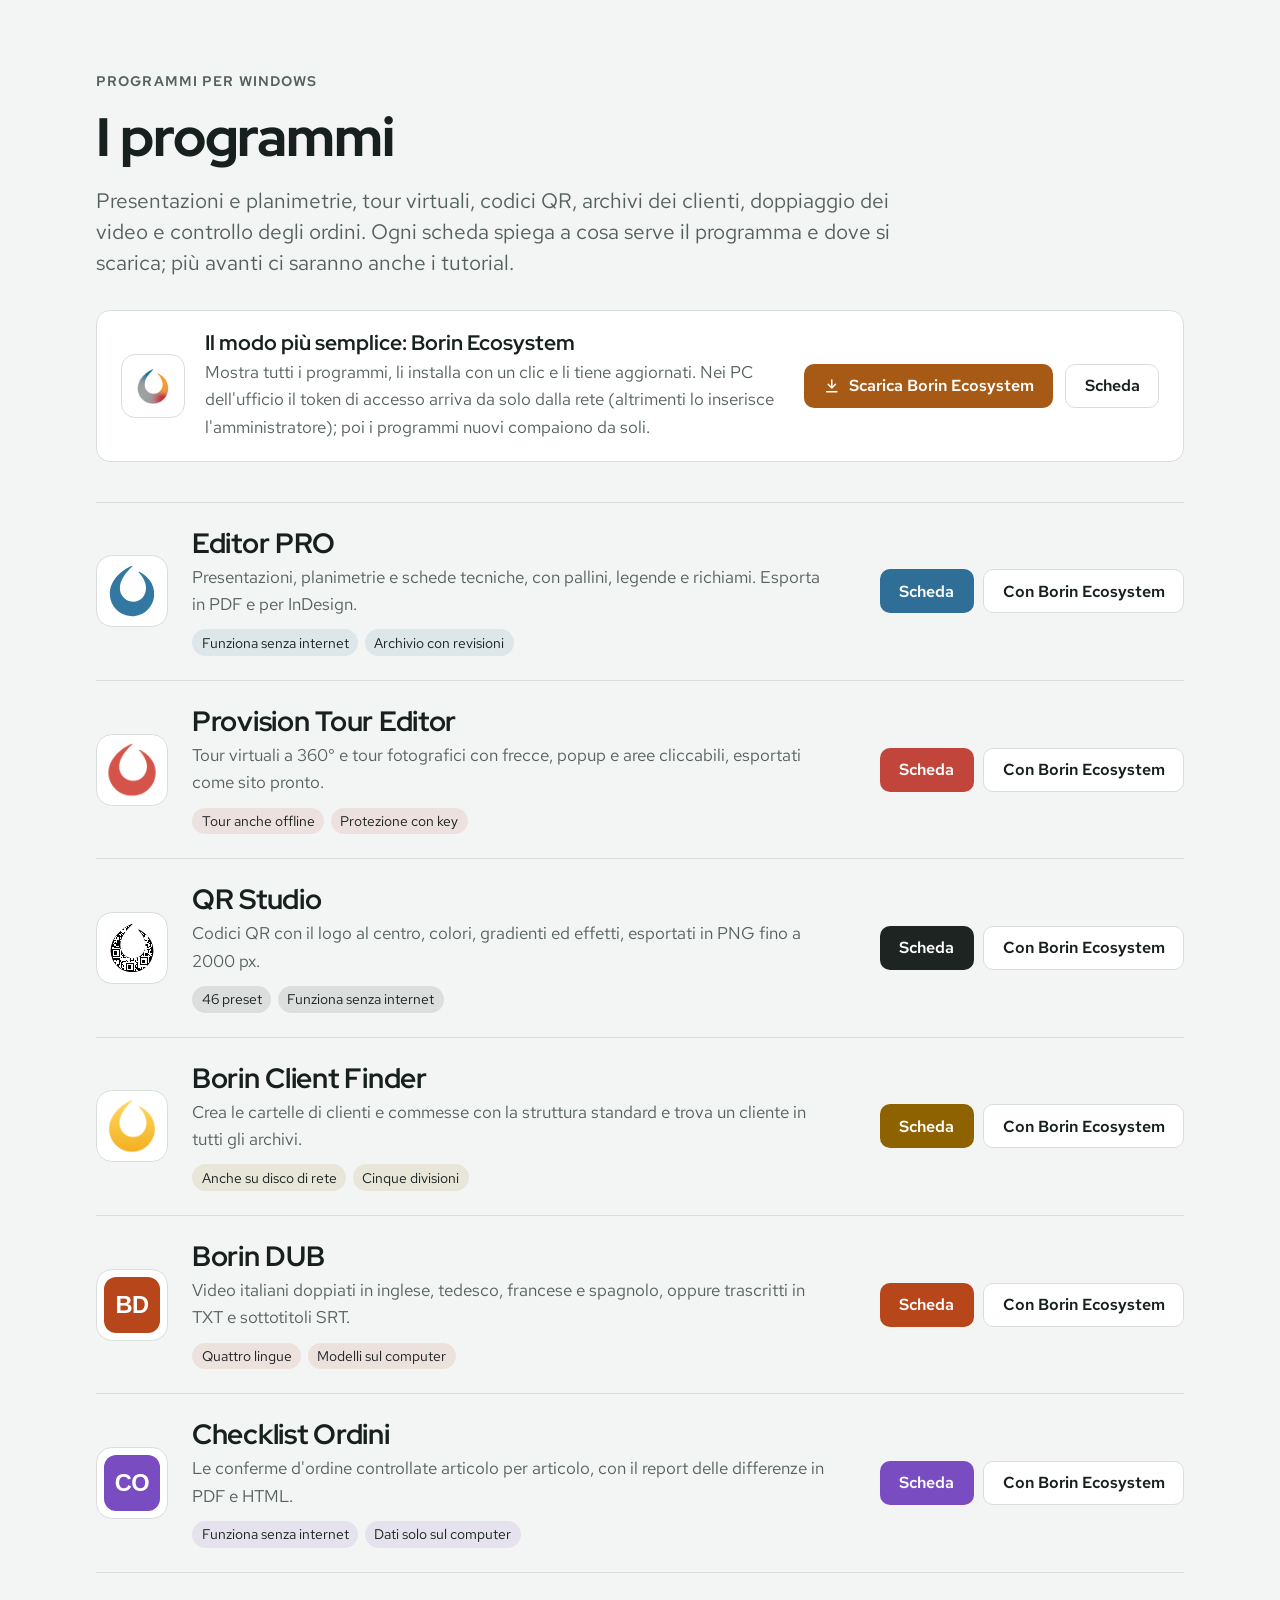
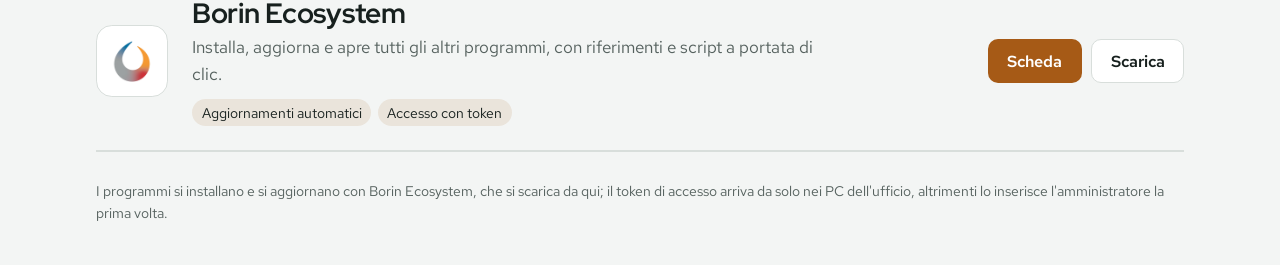
<file: index.html>
<!doctype html>
<html lang="it">
<head>
  <meta charset="utf-8">
  <meta name="viewport" content="width=device-width, initial-scale=1, viewport-fit=cover">
  <title>Programmi Borin</title>
  <meta name="description" content="Editor PRO, Provision Tour Editor, QR Studio, Borin Client Finder, Borin DUB, Checklist Ordini e Borin Ecosystem: a cosa servono e dove si scaricano.">
  <link rel="preconnect" href="https://fonts.googleapis.com">
  <link rel="preconnect" href="https://fonts.gstatic.com" crossorigin>
  <link rel="stylesheet" href="https://fonts.googleapis.com/css2?family=Red+Hat+Display:wght@700;800&family=Red+Hat+Mono:wght@500&family=Red+Hat+Text:wght@400;600;700&display=swap">
  <link rel="stylesheet" href="stile.css">
  <script src="scarica.js" defer></script>
</head>
<body>
  <header class="wrap site-head">
    <p class="eyebrow">Programmi per Windows</p>
    <h1>I programmi</h1>
    <p class="lead">Presentazioni e planimetrie, tour virtuali, codici QR, archivi dei clienti, doppiaggio dei video e controllo degli ordini. Ogni scheda spiega a cosa serve il programma e dove si scarica; più avanti ci saranno anche i tutorial.</p>
  </header>

  <main class="wrap">
    <section class="launcher-tip tinted" style="--accent-l:#A65A16; --accent-d:#F2A65A" aria-labelledby="tip-title">
      <img class="app-icon" src="img/pro-launcher.png" alt="" width="64" height="64">
      <div>
        <h2 id="tip-title">Il modo più semplice: Borin Ecosystem</h2>
        <p>Mostra tutti i programmi, li installa con un clic e li tiene aggiornati. Nei PC dell'ufficio il token di accesso arriva da solo dalla rete (altrimenti lo inserisce l'amministratore); poi i programmi nuovi compaiono da soli.</p>
      </div>
      <div class="actions">
        <a class="btn primary" data-scarica="pro-launcher" href="https://github.com/andsnf-cpu/pro-launcher-releases/releases/latest"><svg viewBox="0 0 24 24" aria-hidden="true"><path d="M12 4v11m-5-5 5 5 5-5M5 20h14"/></svg>Scarica Borin Ecosystem</a>
        <a class="btn ghost" href="borin-ecosystem.html">Scheda</a>
      </div>
    </section>

    <ul class="programs">
      <li class="program tinted" style="--accent-l:#2F6E96; --accent-d:#6FB2DE">
        <img class="app-icon" src="img/editor-pro.svg" alt="" width="72" height="72">
        <div>
          <h2><a href="editor-pro.html">Editor PRO</a></h2>
          <p class="what">Presentazioni, planimetrie e schede tecniche, con pallini, legende e richiami. Esporta in PDF e per InDesign.</p>
          <ul class="tags"><li>Funziona senza internet</li><li>Archivio con revisioni</li></ul>
        </div>
        <div class="actions">
          <a class="btn primary" href="editor-pro.html">Scheda</a>
          <a class="btn ghost" href="borin-ecosystem.html">Con Borin Ecosystem</a>
        </div>
      </li>

      <li class="program tinted" style="--accent-l:#C2453B; --accent-d:#F08074">
        <img class="app-icon" src="img/provision-tour-editor.png" alt="" width="72" height="72">
        <div>
          <h2><a href="provision-tour-editor.html">Provision Tour Editor</a></h2>
          <p class="what">Tour virtuali a 360° e tour fotografici con frecce, popup e aree cliccabili, esportati come sito pronto.</p>
          <ul class="tags"><li>Tour anche offline</li><li>Protezione con key</li></ul>
        </div>
        <div class="actions">
          <a class="btn primary" href="provision-tour-editor.html">Scheda</a>
          <a class="btn ghost" href="borin-ecosystem.html">Con Borin Ecosystem</a>
        </div>
      </li>

      <li class="program tinted" style="--accent-l:#1E2422; --accent-d:#DDE3E0">
        <img class="app-icon" src="img/qr-studio.svg" alt="" width="72" height="72">
        <div>
          <h2><a href="qr-studio.html">QR Studio</a></h2>
          <p class="what">Codici QR con il logo al centro, colori, gradienti ed effetti, esportati in PNG fino a 2000 px.</p>
          <ul class="tags"><li>46 preset</li><li>Funziona senza internet</li></ul>
        </div>
        <div class="actions">
          <a class="btn primary" href="qr-studio.html">Scheda</a>
          <a class="btn ghost" href="borin-ecosystem.html">Con Borin Ecosystem</a>
        </div>
      </li>

      <li class="program tinted" style="--accent-l:#8F6200; --accent-d:#F7BE3A">
        <img class="app-icon" src="img/borin-client-finder.png" alt="" width="72" height="72">
        <div>
          <h2><a href="borin-client-finder.html">Borin Client Finder</a></h2>
          <p class="what">Crea le cartelle di clienti e commesse con la struttura standard e trova un cliente in tutti gli archivi.</p>
          <ul class="tags"><li>Anche su disco di rete</li><li>Cinque divisioni</li></ul>
        </div>
        <div class="actions">
          <a class="btn primary" href="borin-client-finder.html">Scheda</a>
          <a class="btn ghost" href="borin-ecosystem.html">Con Borin Ecosystem</a>
        </div>
      </li>

      <li class="program tinted" style="--accent-l:#B8461B; --accent-d:#F0915F">
        <img class="app-icon" src="img/borin-dub.svg" alt="" width="72" height="72">
        <div>
          <h2><a href="borin-dub.html">Borin DUB</a></h2>
          <p class="what">Video italiani doppiati in inglese, tedesco, francese e spagnolo, oppure trascritti in TXT e sottotitoli SRT.</p>
          <ul class="tags"><li>Quattro lingue</li><li>Modelli sul computer</li></ul>
        </div>
        <div class="actions">
          <a class="btn primary" href="borin-dub.html">Scheda</a>
          <a class="btn ghost" href="borin-ecosystem.html">Con Borin Ecosystem</a>
        </div>
      </li>

      <li class="program tinted" style="--accent-l:#7A4CC2; --accent-d:#B79AF0">
        <img class="app-icon" src="img/checklist-ordini.svg" alt="" width="72" height="72">
        <div>
          <h2><a href="checklist-ordini.html">Checklist Ordini</a></h2>
          <p class="what">Le conferme d'ordine controllate articolo per articolo, con il report delle differenze in PDF e HTML.</p>
          <ul class="tags"><li>Funziona senza internet</li><li>Dati solo sul computer</li></ul>
        </div>
        <div class="actions">
          <a class="btn primary" href="checklist-ordini.html">Scheda</a>
          <a class="btn ghost" href="borin-ecosystem.html">Con Borin Ecosystem</a>
        </div>
      </li>

      <li class="program tinted" style="--accent-l:#A65A16; --accent-d:#F2A65A">
        <img class="app-icon" src="img/pro-launcher.png" alt="" width="72" height="72">
        <div>
          <h2><a href="borin-ecosystem.html">Borin Ecosystem</a></h2>
          <p class="what">Installa, aggiorna e apre tutti gli altri programmi, con riferimenti e script a portata di clic.</p>
          <ul class="tags"><li>Aggiornamenti automatici</li><li>Accesso con token</li></ul>
        </div>
        <div class="actions">
          <a class="btn primary" href="borin-ecosystem.html">Scheda</a>
          <a class="btn ghost" data-scarica="pro-launcher" href="https://github.com/andsnf-cpu/pro-launcher-releases/releases/latest">Scarica</a>
        </div>
      </li>
    </ul>
  </main>

  <footer class="wrap site-foot">
    <p>I programmi si installano e si aggiornano con Borin Ecosystem, che si scarica da qui; il token di accesso arriva da solo nei PC dell'ufficio, altrimenti lo inserisce l'amministratore la prima volta.</p>
  </footer>
</body>
</html>
</file>
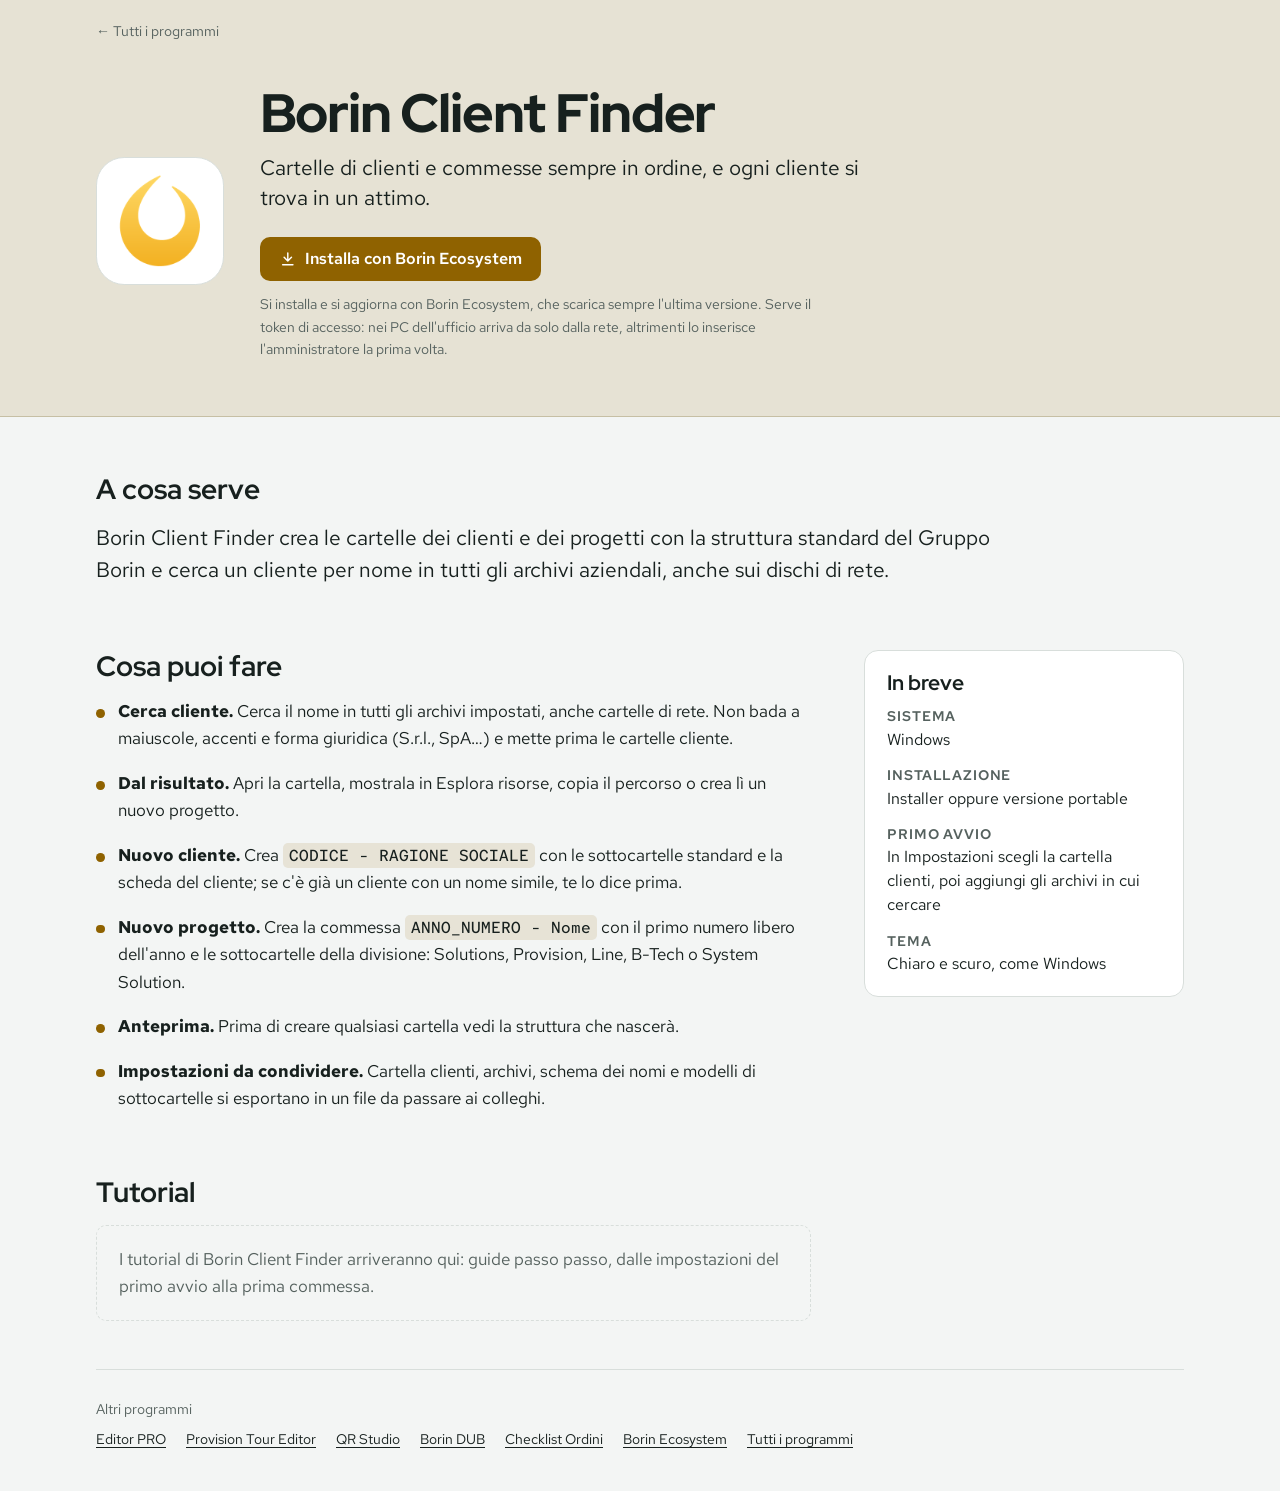
<file: borin-client-finder.html>
<!doctype html>
<html lang="it">
<head>
  <meta charset="utf-8">
  <meta name="viewport" content="width=device-width, initial-scale=1, viewport-fit=cover">
  <title>Borin Client Finder</title>
  <meta name="description" content="Borin Client Finder: crea le cartelle di clienti e commesse con la struttura standard e trova un cliente in tutti gli archivi.">
  <link rel="preconnect" href="https://fonts.googleapis.com">
  <link rel="preconnect" href="https://fonts.gstatic.com" crossorigin>
  <link rel="stylesheet" href="https://fonts.googleapis.com/css2?family=Red+Hat+Display:wght@700;800&family=Red+Hat+Mono:wght@500&family=Red+Hat+Text:wght@400;600;700&display=swap">
  <link rel="stylesheet" href="stile.css">
</head>
<body class="tinted" style="--accent-l:#8F6200; --accent-d:#F7BE3A">
  <header class="hero">
    <div class="wrap">
      <nav class="crumbs" aria-label="Percorso"><a href="index.html">← Tutti i programmi</a></nav>
      <div class="hero-main">
        <img class="app-icon" src="img/borin-client-finder.png" alt="" width="128" height="128">
        <div>
          <h1>Borin Client Finder</h1>
          <p class="tagline">Cartelle di clienti e commesse sempre in ordine, e ogni cliente si trova in un attimo.</p>
          <div class="hero-actions">
            <a class="btn primary" href="borin-ecosystem.html"><svg viewBox="0 0 24 24" aria-hidden="true"><path d="M12 4v11m-5-5 5 5 5-5M5 20h14"/></svg>Installa con Borin Ecosystem</a>
          </div>
          <p class="note">Si installa e si aggiorna con Borin Ecosystem, che scarica sempre l'ultima versione. Serve il token di accesso: nei PC dell'ufficio arriva da solo dalla rete, altrimenti lo inserisce l'amministratore la prima volta.</p>
        </div>
      </div>
    </div>
  </header>

  <main class="wrap page">
    <section class="intro" aria-labelledby="a-cosa-serve">
      <h2 id="a-cosa-serve">A cosa serve</h2>
      <p>Borin Client Finder crea le cartelle dei clienti e dei progetti con la struttura standard del Gruppo Borin e cerca un cliente per nome in tutti gli archivi aziendali, anche sui dischi di rete.</p>
    </section>

    <div class="cols">
      <section aria-labelledby="cosa-puoi-fare">
        <h2 id="cosa-puoi-fare">Cosa puoi fare</h2>
        <ul class="features">
          <li><strong>Cerca cliente.</strong> Cerca il nome in tutti gli archivi impostati, anche cartelle di rete. Non bada a maiuscole, accenti e forma giuridica (S.r.l., SpA…) e mette prima le cartelle cliente.</li>
          <li><strong>Dal risultato.</strong> Apri la cartella, mostrala in Esplora risorse, copia il percorso o crea lì un nuovo progetto.</li>
          <li><strong>Nuovo cliente.</strong> Crea <code>CODICE - RAGIONE SOCIALE</code> con le sottocartelle standard e la scheda del cliente; se c'è già un cliente con un nome simile, te lo dice prima.</li>
          <li><strong>Nuovo progetto.</strong> Crea la commessa <code>ANNO_NUMERO - Nome</code> con il primo numero libero dell'anno e le sottocartelle della divisione: Solutions, Provision, Line, B-Tech o System Solution.</li>
          <li><strong>Anteprima.</strong> Prima di creare qualsiasi cartella vedi la struttura che nascerà.</li>
          <li><strong>Impostazioni da condividere.</strong> Cartella clienti, archivi, schema dei nomi e modelli di sottocartelle si esportano in un file da passare ai colleghi.</li>
        </ul>
      </section>

      <aside class="facts" aria-labelledby="in-breve">
        <h2 id="in-breve">In breve</h2>
        <dl>
          <div><dt>Sistema</dt><dd>Windows</dd></div>
          <div><dt>Installazione</dt><dd>Installer oppure versione portable</dd></div>
          <div><dt>Primo avvio</dt><dd>In Impostazioni scegli la cartella clienti, poi aggiungi gli archivi in cui cercare</dd></div>
          <div><dt>Tema</dt><dd>Chiaro e scuro, come Windows</dd></div>
        </dl>
      </aside>
    </div>

    <section id="tutorial" aria-labelledby="tutorial-title">
      <h2 id="tutorial-title">Tutorial</h2>
      <!--
        Per aggiungere un tutorial copia questo blocco dentro <ol class="tutorial-list"> qui sotto
        (l'avviso "in arrivo" sparisce da solo appena c'è il primo tutorial):

        <li><a href="tutorial/client-finder-nuovo-cliente.html">
          <span class="t-title">Nuovo cliente e prima commessa</span>
          <span class="t-desc">Dalla scheda del cliente alle cartelle del progetto.</span>
          <span class="t-meta">4 minuti</span>
        </a></li>
      -->
      <ol class="tutorial-list"></ol>
      <p class="tutorial-empty">I tutorial di Borin Client Finder arriveranno qui: guide passo passo, dalle impostazioni del primo avvio alla prima commessa.</p>
    </section>
  </main>

  <footer class="wrap site-foot">
    <p>Altri programmi</p>
    <nav aria-label="Altri programmi">
      <a href="editor-pro.html">Editor PRO</a>
      <a href="provision-tour-editor.html">Provision Tour Editor</a>
      <a href="qr-studio.html">QR Studio</a>
      <a href="borin-dub.html">Borin DUB</a>
      <a href="checklist-ordini.html">Checklist Ordini</a>
      <a href="borin-ecosystem.html">Borin Ecosystem</a>
      <a href="index.html">Tutti i programmi</a>
    </nav>
  </footer>
</body>
</html>
</file>
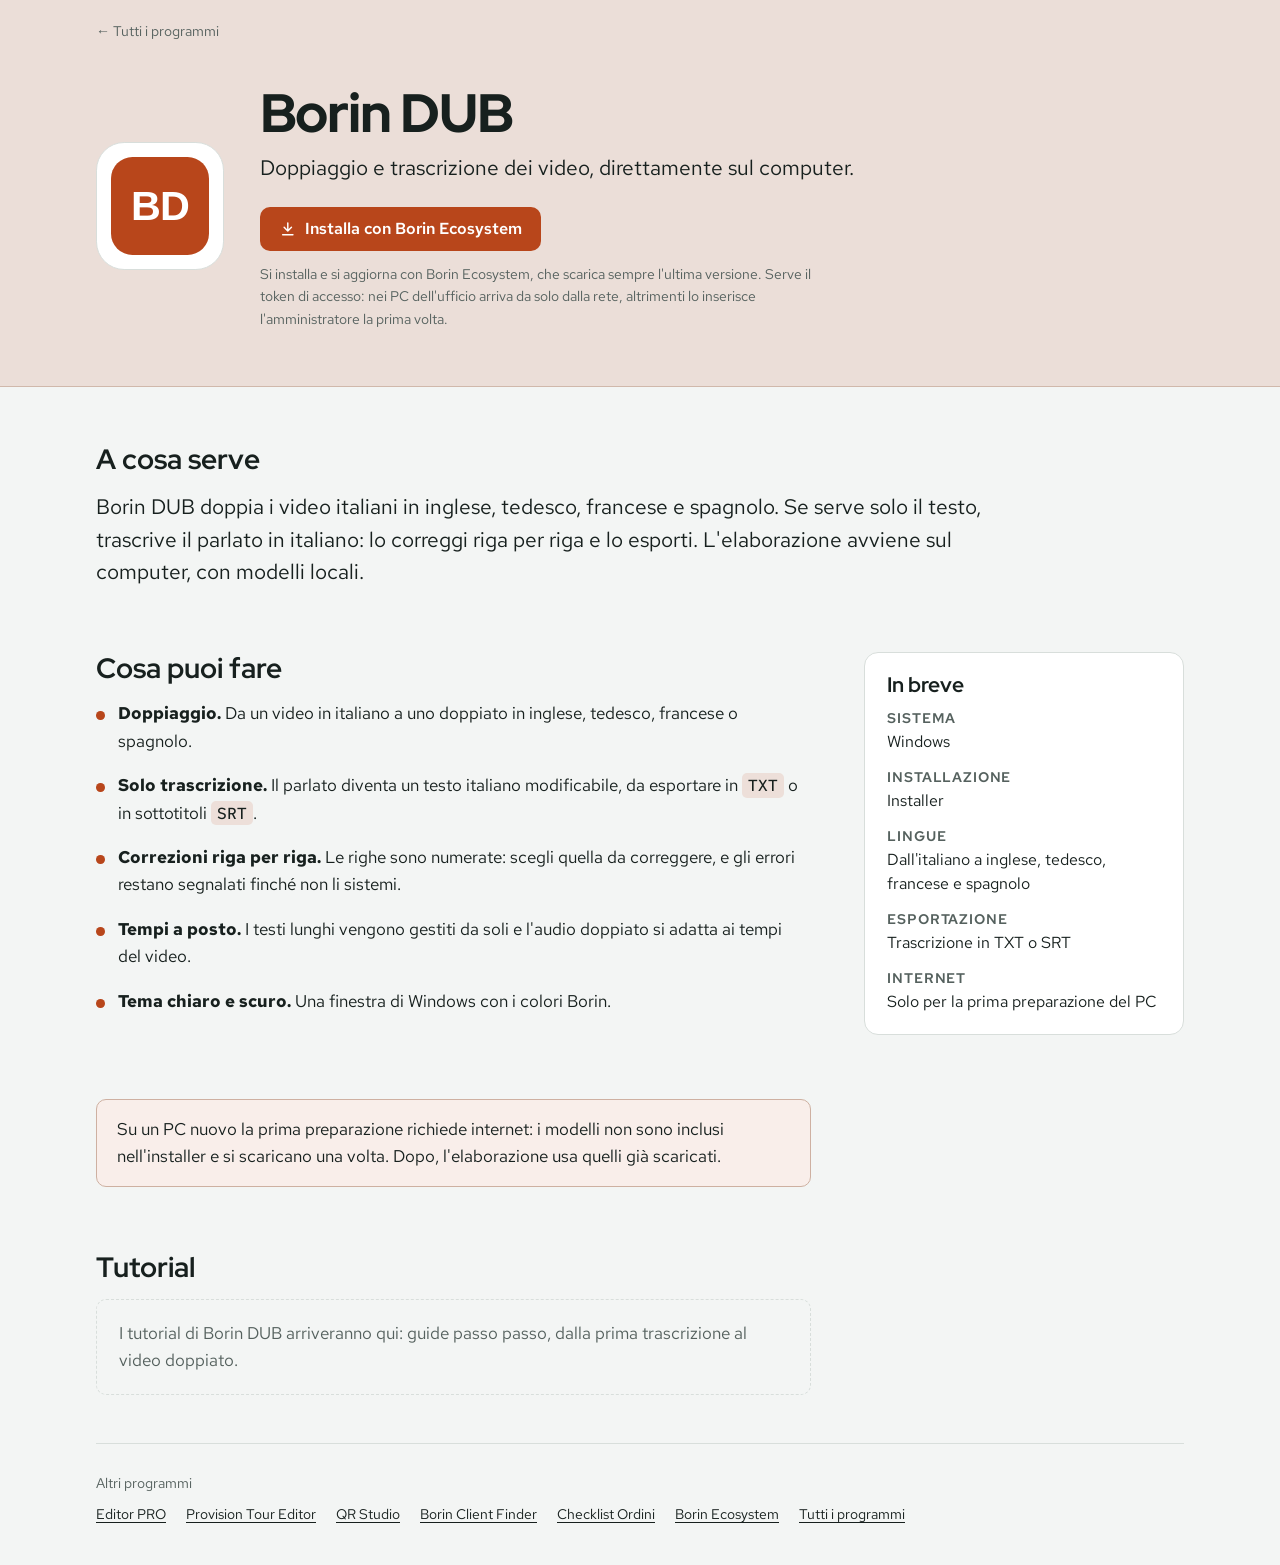
<file: borin-dub.html>
<!doctype html>
<html lang="it">
<head>
  <meta charset="utf-8">
  <meta name="viewport" content="width=device-width, initial-scale=1, viewport-fit=cover">
  <title>Borin DUB</title>
  <meta name="description" content="Borin DUB: video italiani doppiati in inglese, tedesco, francese e spagnolo, oppure trascritti in un testo da correggere ed esportare.">
  <link rel="preconnect" href="https://fonts.googleapis.com">
  <link rel="preconnect" href="https://fonts.gstatic.com" crossorigin>
  <link rel="stylesheet" href="https://fonts.googleapis.com/css2?family=Red+Hat+Display:wght@700;800&family=Red+Hat+Mono:wght@500&family=Red+Hat+Text:wght@400;600;700&display=swap">
  <link rel="stylesheet" href="stile.css">
</head>
<body class="tinted" style="--accent-l:#B8461B; --accent-d:#F0915F">
  <header class="hero">
    <div class="wrap">
      <nav class="crumbs" aria-label="Percorso"><a href="index.html">← Tutti i programmi</a></nav>
      <div class="hero-main">
        <img class="app-icon" src="img/borin-dub.svg" alt="" width="128" height="128">
        <div>
          <h1>Borin DUB</h1>
          <p class="tagline">Doppiaggio e trascrizione dei video, direttamente sul computer.</p>
          <div class="hero-actions">
            <a class="btn primary" href="borin-ecosystem.html"><svg viewBox="0 0 24 24" aria-hidden="true"><path d="M12 4v11m-5-5 5 5 5-5M5 20h14"/></svg>Installa con Borin Ecosystem</a>
          </div>
          <p class="note">Si installa e si aggiorna con Borin Ecosystem, che scarica sempre l'ultima versione. Serve il token di accesso: nei PC dell'ufficio arriva da solo dalla rete, altrimenti lo inserisce l'amministratore la prima volta.</p>
        </div>
      </div>
    </div>
  </header>

  <main class="wrap page">
    <section class="intro" aria-labelledby="a-cosa-serve">
      <h2 id="a-cosa-serve">A cosa serve</h2>
      <p>Borin DUB doppia i video italiani in inglese, tedesco, francese e spagnolo. Se serve solo il testo, trascrive il parlato in italiano: lo correggi riga per riga e lo esporti. L'elaborazione avviene sul computer, con modelli locali.</p>
    </section>

    <div class="cols">
      <section aria-labelledby="cosa-puoi-fare">
        <h2 id="cosa-puoi-fare">Cosa puoi fare</h2>
        <ul class="features">
          <li><strong>Doppiaggio.</strong> Da un video in italiano a uno doppiato in inglese, tedesco, francese o spagnolo.</li>
          <li><strong>Solo trascrizione.</strong> Il parlato diventa un testo italiano modificabile, da esportare in <code>TXT</code> o in sottotitoli <code>SRT</code>.</li>
          <li><strong>Correzioni riga per riga.</strong> Le righe sono numerate: scegli quella da correggere, e gli errori restano segnalati finché non li sistemi.</li>
          <li><strong>Tempi a posto.</strong> I testi lunghi vengono gestiti da soli e l'audio doppiato si adatta ai tempi del video.</li>
          <li><strong>Tema chiaro e scuro.</strong> Una finestra di Windows con i colori Borin.</li>
        </ul>
      </section>

      <aside class="facts" aria-labelledby="in-breve">
        <h2 id="in-breve">In breve</h2>
        <dl>
          <div><dt>Sistema</dt><dd>Windows</dd></div>
          <div><dt>Installazione</dt><dd>Installer</dd></div>
          <div><dt>Lingue</dt><dd>Dall'italiano a inglese, tedesco, francese e spagnolo</dd></div>
          <div><dt>Esportazione</dt><dd>Trascrizione in TXT o SRT</dd></div>
          <div><dt>Internet</dt><dd>Solo per la prima preparazione del PC</dd></div>
        </dl>
      </aside>
    </div>

    <p class="tip">Su un PC nuovo la prima preparazione richiede internet: i modelli non sono inclusi nell'installer e si scaricano una volta. Dopo, l'elaborazione usa quelli già scaricati.</p>

    <section id="tutorial" aria-labelledby="tutorial-title">
      <h2 id="tutorial-title">Tutorial</h2>
      <!--
        Per aggiungere un tutorial copia questo blocco dentro <ol class="tutorial-list"> qui sotto
        (l'avviso "in arrivo" sparisce da solo appena c'è il primo tutorial):

        <li><a href="tutorial/borin-dub-primo-doppiaggio.html">
          <span class="t-title">Il primo doppiaggio</span>
          <span class="t-desc">Dal video italiano alla versione in inglese.</span>
          <span class="t-meta">5 minuti</span>
        </a></li>
      -->
      <ol class="tutorial-list"></ol>
      <p class="tutorial-empty">I tutorial di Borin DUB arriveranno qui: guide passo passo, dalla prima trascrizione al video doppiato.</p>
    </section>
  </main>

  <footer class="wrap site-foot">
    <p>Altri programmi</p>
    <nav aria-label="Altri programmi">
      <a href="editor-pro.html">Editor PRO</a>
      <a href="provision-tour-editor.html">Provision Tour Editor</a>
      <a href="qr-studio.html">QR Studio</a>
      <a href="borin-client-finder.html">Borin Client Finder</a>
      <a href="checklist-ordini.html">Checklist Ordini</a>
      <a href="borin-ecosystem.html">Borin Ecosystem</a>
      <a href="index.html">Tutti i programmi</a>
    </nav>
  </footer>
</body>
</html>
</file>
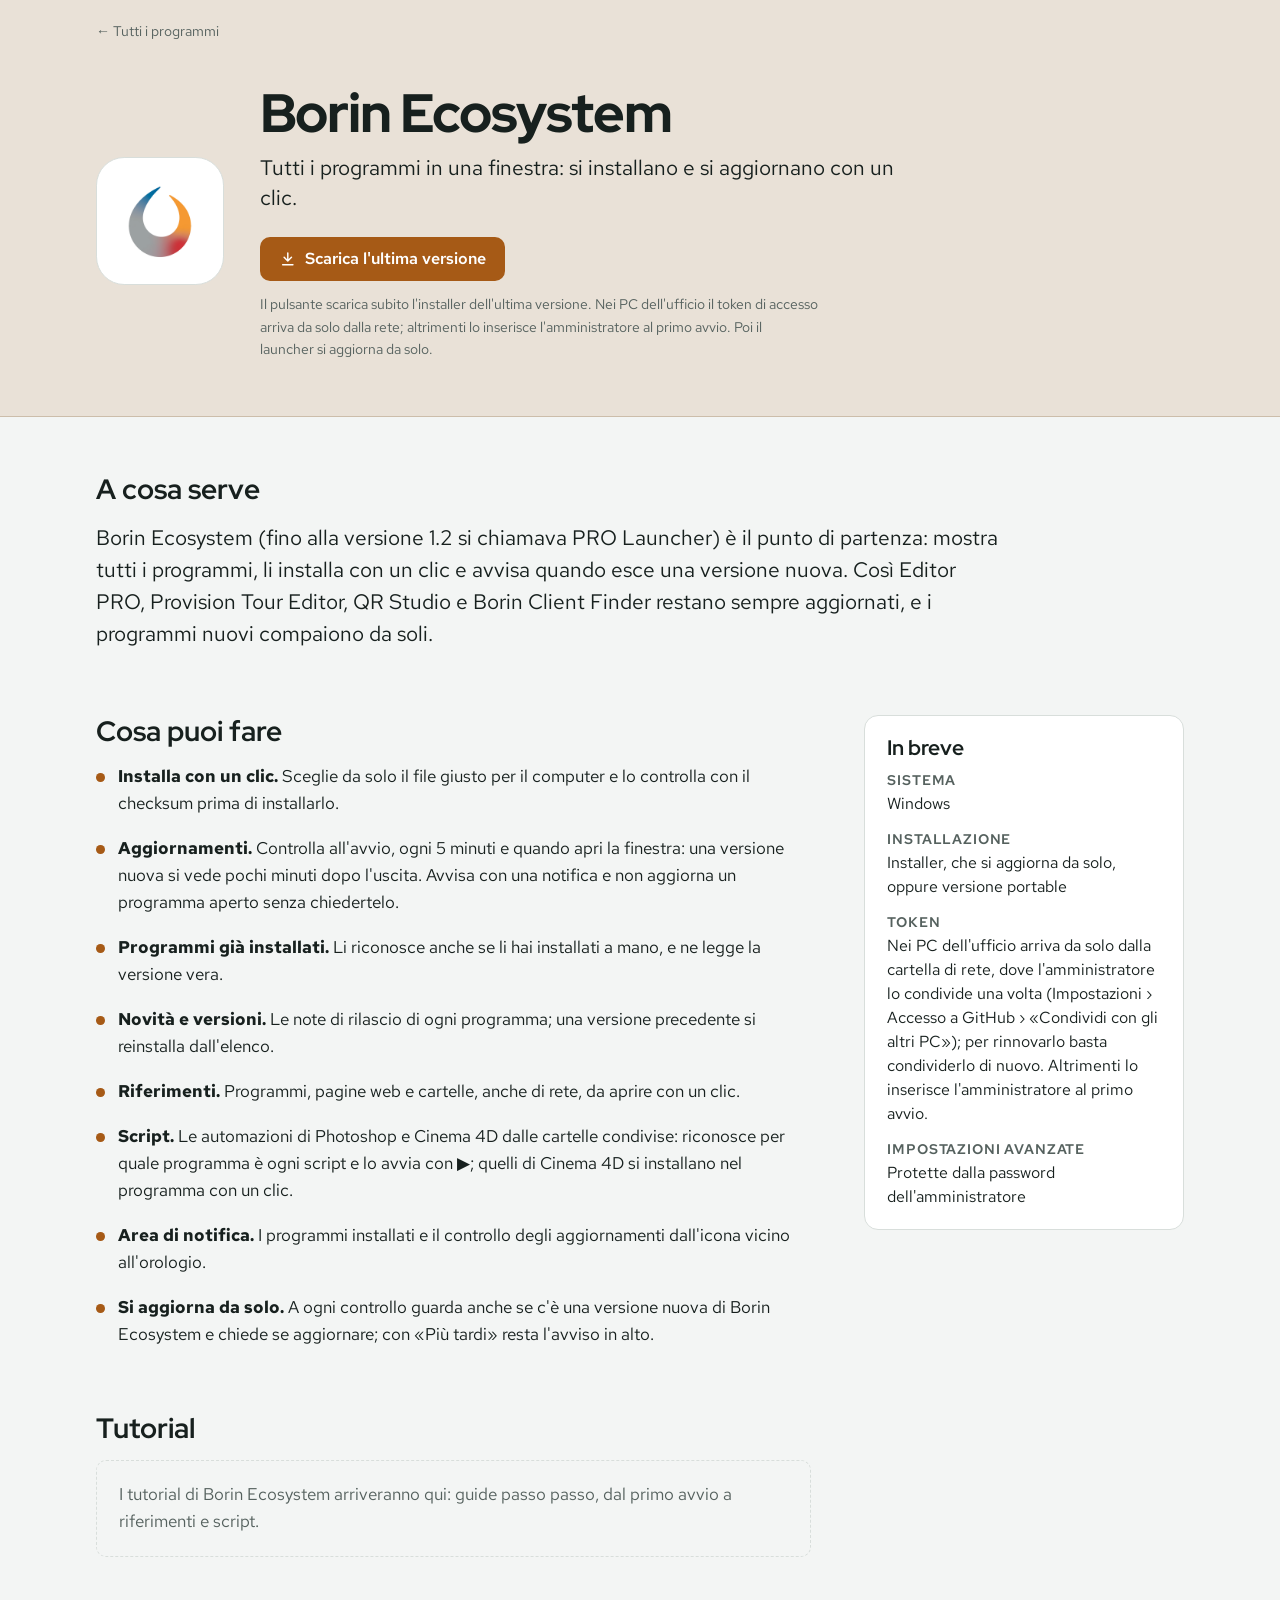
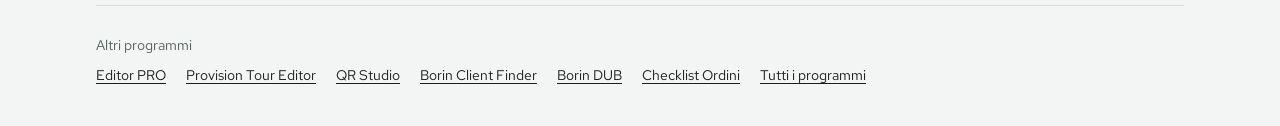
<file: borin-ecosystem.html>
<!doctype html>
<html lang="it">
<head>
  <meta charset="utf-8">
  <meta name="viewport" content="width=device-width, initial-scale=1, viewport-fit=cover">
  <title>Borin Ecosystem</title>
  <meta name="description" content="Borin Ecosystem: installa, aggiorna e apre tutti i programmi con un clic.">
  <link rel="preconnect" href="https://fonts.googleapis.com">
  <link rel="preconnect" href="https://fonts.gstatic.com" crossorigin>
  <link rel="stylesheet" href="https://fonts.googleapis.com/css2?family=Red+Hat+Display:wght@700;800&family=Red+Hat+Mono:wght@500&family=Red+Hat+Text:wght@400;600;700&display=swap">
  <link rel="stylesheet" href="stile.css">
  <script src="scarica.js" defer></script>
</head>
<body class="tinted" style="--accent-l:#A65A16; --accent-d:#F2A65A">
  <header class="hero">
    <div class="wrap">
      <nav class="crumbs" aria-label="Percorso"><a href="index.html">← Tutti i programmi</a></nav>
      <div class="hero-main">
        <img class="app-icon" src="img/pro-launcher.png" alt="" width="128" height="128">
        <div>
          <h1>Borin Ecosystem</h1>
          <p class="tagline">Tutti i programmi in una finestra: si installano e si aggiornano con un clic.</p>
          <div class="hero-actions">
            <a class="btn primary" data-scarica="pro-launcher" href="https://github.com/andsnf-cpu/pro-launcher-releases/releases/latest"><svg viewBox="0 0 24 24" aria-hidden="true"><path d="M12 4v11m-5-5 5 5 5-5M5 20h14"/></svg>Scarica l'ultima versione</a>
          </div>
          <p class="note">Il pulsante scarica subito l'installer dell'ultima versione<span data-versione="pro-launcher"></span>. Nei PC dell'ufficio il token di accesso arriva da solo dalla rete; altrimenti lo inserisce l'amministratore al primo avvio. Poi il launcher si aggiorna da solo.</p>
        </div>
      </div>
    </div>
  </header>

  <main class="wrap page">
    <section class="intro" aria-labelledby="a-cosa-serve">
      <h2 id="a-cosa-serve">A cosa serve</h2>
      <p>Borin Ecosystem (fino alla versione 1.2 si chiamava PRO Launcher) è il punto di partenza: mostra tutti i programmi, li installa con un clic e avvisa quando esce una versione nuova. Così Editor PRO, Provision Tour Editor, QR Studio e Borin Client Finder restano sempre aggiornati, e i programmi nuovi compaiono da soli.</p>
    </section>

    <div class="cols">
      <section aria-labelledby="cosa-puoi-fare">
        <h2 id="cosa-puoi-fare">Cosa puoi fare</h2>
        <ul class="features">
          <li><strong>Installa con un clic.</strong> Sceglie da solo il file giusto per il computer e lo controlla con il checksum prima di installarlo.</li>
          <li><strong>Aggiornamenti.</strong> Controlla all'avvio, ogni 5 minuti e quando apri la finestra: una versione nuova si vede pochi minuti dopo l'uscita. Avvisa con una notifica e non aggiorna un programma aperto senza chiedertelo.</li>
          <li><strong>Programmi già installati.</strong> Li riconosce anche se li hai installati a mano, e ne legge la versione vera.</li>
          <li><strong>Novità e versioni.</strong> Le note di rilascio di ogni programma; una versione precedente si reinstalla dall'elenco.</li>
          <li><strong>Riferimenti.</strong> Programmi, pagine web e cartelle, anche di rete, da aprire con un clic.</li>
          <li><strong>Script.</strong> Le automazioni di Photoshop e Cinema 4D dalle cartelle condivise: riconosce per quale programma è ogni script e lo avvia con ▶; quelli di Cinema 4D si installano nel programma con un clic.</li>
          <li><strong>Area di notifica.</strong> I programmi installati e il controllo degli aggiornamenti dall'icona vicino all'orologio.</li>
          <li><strong>Si aggiorna da solo.</strong> A ogni controllo guarda anche se c'è una versione nuova di Borin Ecosystem e chiede se aggiornare; con «Più tardi» resta l'avviso in alto.</li>
        </ul>
      </section>

      <aside class="facts" aria-labelledby="in-breve">
        <h2 id="in-breve">In breve</h2>
        <dl>
          <div><dt>Sistema</dt><dd>Windows</dd></div>
          <div><dt>Installazione</dt><dd>Installer, che si aggiorna da solo, oppure versione portable</dd></div>
          <div><dt>Token</dt><dd>Nei PC dell'ufficio arriva da solo dalla cartella di rete, dove l'amministratore lo condivide una volta (Impostazioni › Accesso a GitHub › «Condividi con gli altri PC»); per rinnovarlo basta condividerlo di nuovo. Altrimenti lo inserisce l'amministratore al primo avvio.</dd></div>
          <div><dt>Impostazioni avanzate</dt><dd>Protette dalla password dell'amministratore</dd></div>
        </dl>
      </aside>
    </div>

    <section id="tutorial" aria-labelledby="tutorial-title">
      <h2 id="tutorial-title">Tutorial</h2>
      <!--
        Per aggiungere un tutorial copia questo blocco dentro <ol class="tutorial-list"> qui sotto
        (l'avviso "in arrivo" sparisce da solo appena c'è il primo tutorial):

        <li><a href="tutorial/pro-launcher-primo-avvio.html">
          <span class="t-title">Primo avvio</span>
          <span class="t-desc">Installare Borin Ecosystem e il primo programma.</span>
          <span class="t-meta">3 minuti</span>
        </a></li>
      -->
      <ol class="tutorial-list"></ol>
      <p class="tutorial-empty">I tutorial di Borin Ecosystem arriveranno qui: guide passo passo, dal primo avvio a riferimenti e script.</p>
    </section>
  </main>

  <footer class="wrap site-foot">
    <p>Altri programmi</p>
    <nav aria-label="Altri programmi">
      <a href="editor-pro.html">Editor PRO</a>
      <a href="provision-tour-editor.html">Provision Tour Editor</a>
      <a href="qr-studio.html">QR Studio</a>
      <a href="borin-client-finder.html">Borin Client Finder</a>
      <a href="borin-dub.html">Borin DUB</a>
      <a href="checklist-ordini.html">Checklist Ordini</a>
      <a href="index.html">Tutti i programmi</a>
    </nav>
  </footer>
</body>
</html>
</file>
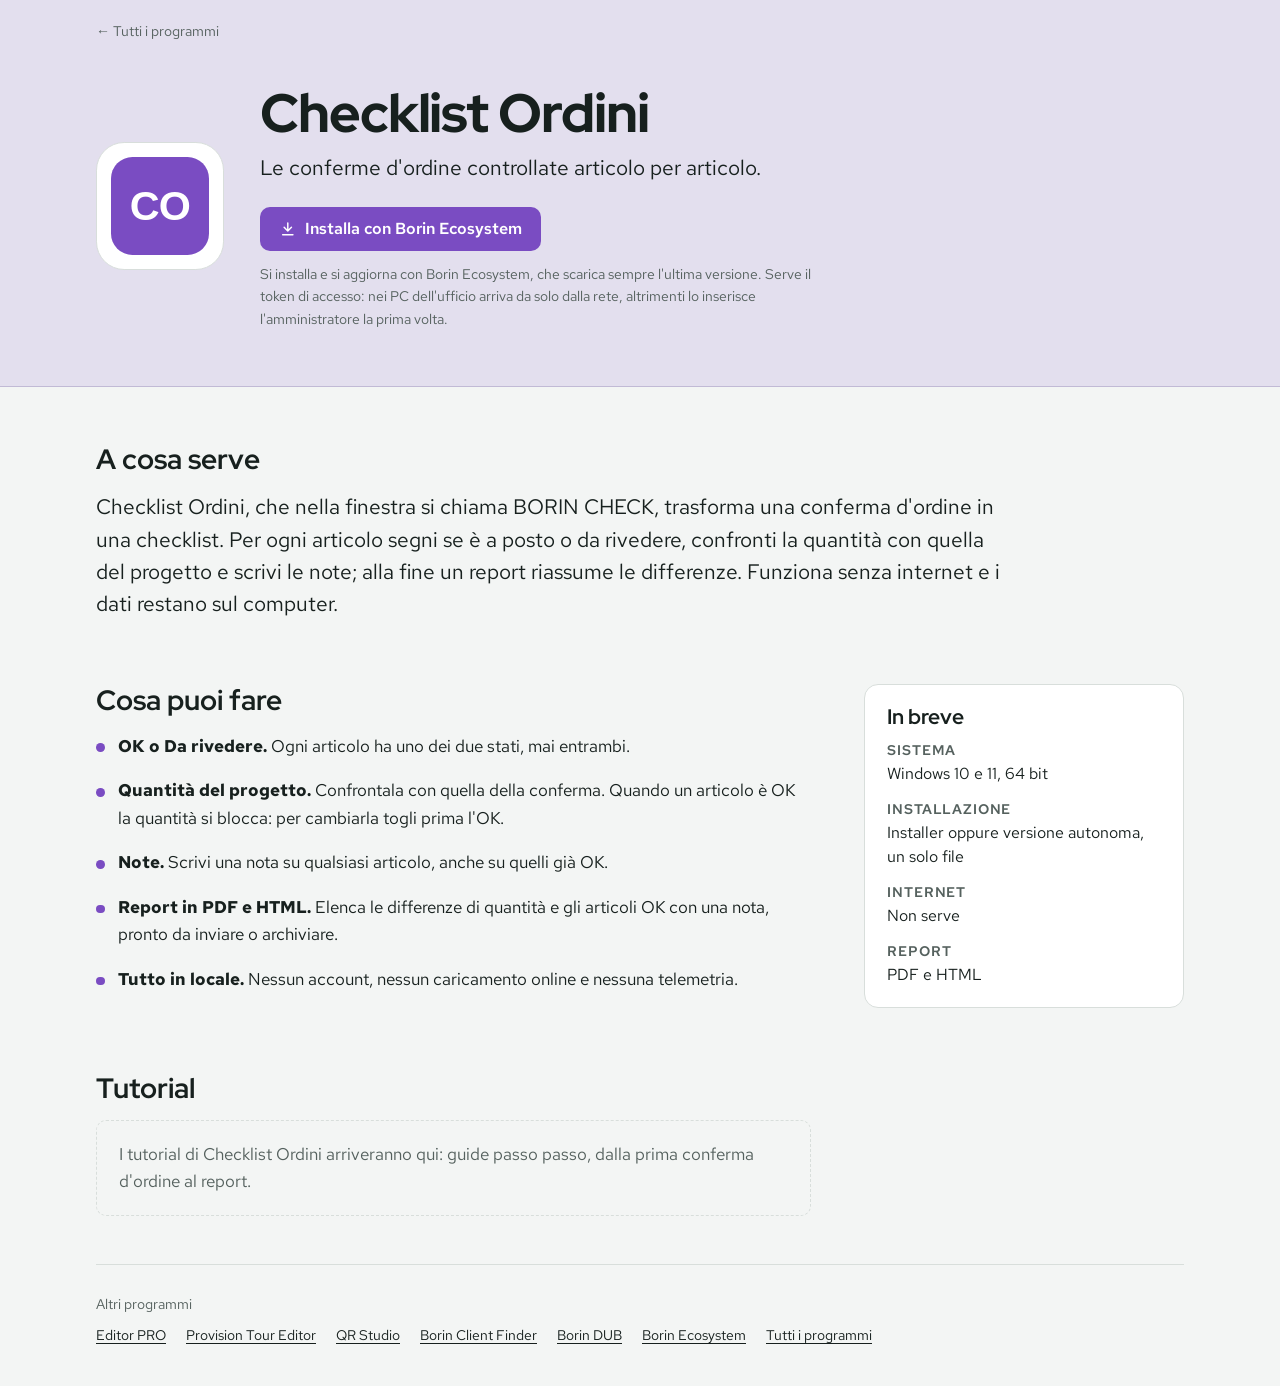
<file: checklist-ordini.html>
<!doctype html>
<html lang="it">
<head>
  <meta charset="utf-8">
  <meta name="viewport" content="width=device-width, initial-scale=1, viewport-fit=cover">
  <title>Checklist Ordini</title>
  <meta name="description" content="Checklist Ordini (BORIN CHECK): le conferme d'ordine controllate articolo per articolo, con il report delle differenze in PDF e HTML.">
  <link rel="preconnect" href="https://fonts.googleapis.com">
  <link rel="preconnect" href="https://fonts.gstatic.com" crossorigin>
  <link rel="stylesheet" href="https://fonts.googleapis.com/css2?family=Red+Hat+Display:wght@700;800&family=Red+Hat+Mono:wght@500&family=Red+Hat+Text:wght@400;600;700&display=swap">
  <link rel="stylesheet" href="stile.css">
</head>
<body class="tinted" style="--accent-l:#7A4CC2; --accent-d:#B79AF0">
  <header class="hero">
    <div class="wrap">
      <nav class="crumbs" aria-label="Percorso"><a href="index.html">← Tutti i programmi</a></nav>
      <div class="hero-main">
        <img class="app-icon" src="img/checklist-ordini.svg" alt="" width="128" height="128">
        <div>
          <h1>Checklist Ordini</h1>
          <p class="tagline">Le conferme d'ordine controllate articolo per articolo.</p>
          <div class="hero-actions">
            <a class="btn primary" href="borin-ecosystem.html"><svg viewBox="0 0 24 24" aria-hidden="true"><path d="M12 4v11m-5-5 5 5 5-5M5 20h14"/></svg>Installa con Borin Ecosystem</a>
          </div>
          <p class="note">Si installa e si aggiorna con Borin Ecosystem, che scarica sempre l'ultima versione. Serve il token di accesso: nei PC dell'ufficio arriva da solo dalla rete, altrimenti lo inserisce l'amministratore la prima volta.</p>
        </div>
      </div>
    </div>
  </header>

  <main class="wrap page">
    <section class="intro" aria-labelledby="a-cosa-serve">
      <h2 id="a-cosa-serve">A cosa serve</h2>
      <p>Checklist Ordini, che nella finestra si chiama BORIN CHECK, trasforma una conferma d'ordine in una checklist. Per ogni articolo segni se è a posto o da rivedere, confronti la quantità con quella del progetto e scrivi le note; alla fine un report riassume le differenze. Funziona senza internet e i dati restano sul computer.</p>
    </section>

    <div class="cols">
      <section aria-labelledby="cosa-puoi-fare">
        <h2 id="cosa-puoi-fare">Cosa puoi fare</h2>
        <ul class="features">
          <li><strong>OK o Da rivedere.</strong> Ogni articolo ha uno dei due stati, mai entrambi.</li>
          <li><strong>Quantità del progetto.</strong> Confrontala con quella della conferma. Quando un articolo è OK la quantità si blocca: per cambiarla togli prima l'OK.</li>
          <li><strong>Note.</strong> Scrivi una nota su qualsiasi articolo, anche su quelli già OK.</li>
          <li><strong>Report in PDF e HTML.</strong> Elenca le differenze di quantità e gli articoli OK con una nota, pronto da inviare o archiviare.</li>
          <li><strong>Tutto in locale.</strong> Nessun account, nessun caricamento online e nessuna telemetria.</li>
        </ul>
      </section>

      <aside class="facts" aria-labelledby="in-breve">
        <h2 id="in-breve">In breve</h2>
        <dl>
          <div><dt>Sistema</dt><dd>Windows 10 e 11, 64 bit</dd></div>
          <div><dt>Installazione</dt><dd>Installer oppure versione autonoma, un solo file</dd></div>
          <div><dt>Internet</dt><dd>Non serve</dd></div>
          <div><dt>Report</dt><dd>PDF e HTML</dd></div>
        </dl>
      </aside>
    </div>

    <section id="tutorial" aria-labelledby="tutorial-title">
      <h2 id="tutorial-title">Tutorial</h2>
      <!--
        Per aggiungere un tutorial copia questo blocco dentro <ol class="tutorial-list"> qui sotto
        (l'avviso "in arrivo" sparisce da solo appena c'è il primo tutorial):

        <li><a href="tutorial/checklist-ordini-prima-conferma.html">
          <span class="t-title">La prima conferma d'ordine</span>
          <span class="t-desc">Dalla checklist al report delle differenze.</span>
          <span class="t-meta">4 minuti</span>
        </a></li>
      -->
      <ol class="tutorial-list"></ol>
      <p class="tutorial-empty">I tutorial di Checklist Ordini arriveranno qui: guide passo passo, dalla prima conferma d'ordine al report.</p>
    </section>
  </main>

  <footer class="wrap site-foot">
    <p>Altri programmi</p>
    <nav aria-label="Altri programmi">
      <a href="editor-pro.html">Editor PRO</a>
      <a href="provision-tour-editor.html">Provision Tour Editor</a>
      <a href="qr-studio.html">QR Studio</a>
      <a href="borin-client-finder.html">Borin Client Finder</a>
      <a href="borin-dub.html">Borin DUB</a>
      <a href="borin-ecosystem.html">Borin Ecosystem</a>
      <a href="index.html">Tutti i programmi</a>
    </nav>
  </footer>
</body>
</html>
</file>
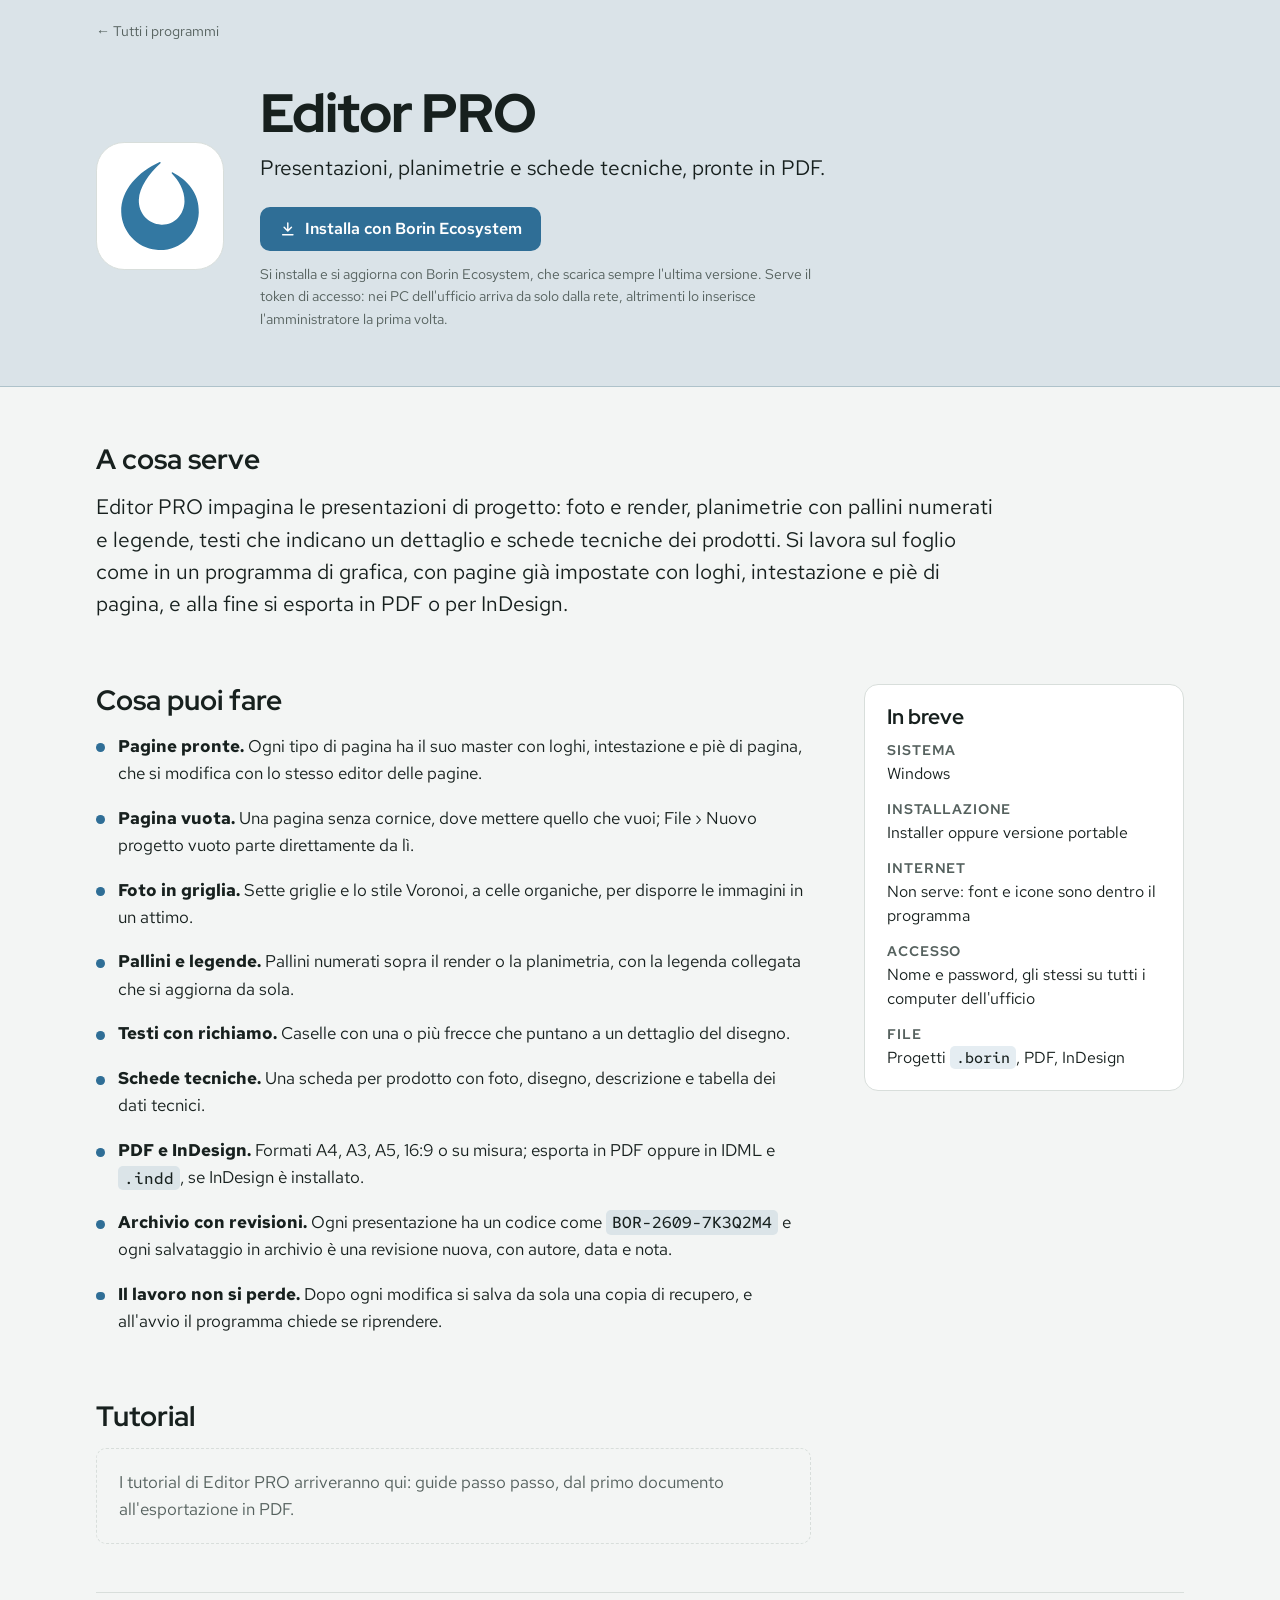
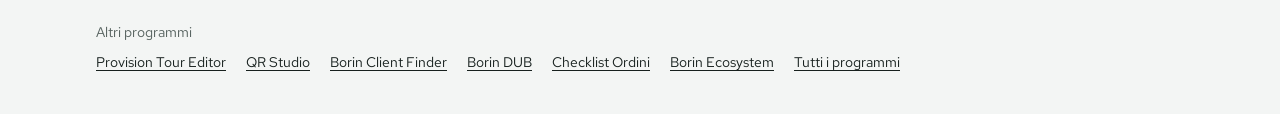
<file: editor-pro.html>
<!doctype html>
<html lang="it">
<head>
  <meta charset="utf-8">
  <meta name="viewport" content="width=device-width, initial-scale=1, viewport-fit=cover">
  <title>Editor PRO</title>
  <meta name="description" content="Editor PRO: presentazioni, planimetrie e schede tecniche, con esportazione in PDF e per InDesign.">
  <link rel="preconnect" href="https://fonts.googleapis.com">
  <link rel="preconnect" href="https://fonts.gstatic.com" crossorigin>
  <link rel="stylesheet" href="https://fonts.googleapis.com/css2?family=Red+Hat+Display:wght@700;800&family=Red+Hat+Mono:wght@500&family=Red+Hat+Text:wght@400;600;700&display=swap">
  <link rel="stylesheet" href="stile.css">
</head>
<body class="tinted" style="--accent-l:#2F6E96; --accent-d:#6FB2DE">
  <header class="hero">
    <div class="wrap">
      <nav class="crumbs" aria-label="Percorso"><a href="index.html">← Tutti i programmi</a></nav>
      <div class="hero-main">
        <img class="app-icon" src="img/editor-pro.svg" alt="" width="128" height="128">
        <div>
          <h1>Editor PRO</h1>
          <p class="tagline">Presentazioni, planimetrie e schede tecniche, pronte in PDF.</p>
          <div class="hero-actions">
            <a class="btn primary" href="borin-ecosystem.html"><svg viewBox="0 0 24 24" aria-hidden="true"><path d="M12 4v11m-5-5 5 5 5-5M5 20h14"/></svg>Installa con Borin Ecosystem</a>
          </div>
          <p class="note">Si installa e si aggiorna con Borin Ecosystem, che scarica sempre l'ultima versione. Serve il token di accesso: nei PC dell'ufficio arriva da solo dalla rete, altrimenti lo inserisce l'amministratore la prima volta.</p>
        </div>
      </div>
    </div>
  </header>

  <main class="wrap page">
    <section class="intro" aria-labelledby="a-cosa-serve">
      <h2 id="a-cosa-serve">A cosa serve</h2>
      <p>Editor PRO impagina le presentazioni di progetto: foto e render, planimetrie con pallini numerati e legende, testi che indicano un dettaglio e schede tecniche dei prodotti. Si lavora sul foglio come in un programma di grafica, con pagine già impostate con loghi, intestazione e piè di pagina, e alla fine si esporta in PDF o per InDesign.</p>
    </section>

    <div class="cols">
      <section aria-labelledby="cosa-puoi-fare">
        <h2 id="cosa-puoi-fare">Cosa puoi fare</h2>
        <ul class="features">
          <li><strong>Pagine pronte.</strong> Ogni tipo di pagina ha il suo master con loghi, intestazione e piè di pagina, che si modifica con lo stesso editor delle pagine.</li>
          <li><strong>Pagina vuota.</strong> Una pagina senza cornice, dove mettere quello che vuoi; File › Nuovo progetto vuoto parte direttamente da lì.</li>
          <li><strong>Foto in griglia.</strong> Sette griglie e lo stile Voronoi, a celle organiche, per disporre le immagini in un attimo.</li>
          <li><strong>Pallini e legende.</strong> Pallini numerati sopra il render o la planimetria, con la legenda collegata che si aggiorna da sola.</li>
          <li><strong>Testi con richiamo.</strong> Caselle con una o più frecce che puntano a un dettaglio del disegno.</li>
          <li><strong>Schede tecniche.</strong> Una scheda per prodotto con foto, disegno, descrizione e tabella dei dati tecnici.</li>
          <li><strong>PDF e InDesign.</strong> Formati A4, A3, A5, 16:9 o su misura; esporta in PDF oppure in IDML e <code>.indd</code>, se InDesign è installato.</li>
          <li><strong>Archivio con revisioni.</strong> Ogni presentazione ha un codice come <code>BOR-2609-7K3Q2M4</code> e ogni salvataggio in archivio è una revisione nuova, con autore, data e nota.</li>
          <li><strong>Il lavoro non si perde.</strong> Dopo ogni modifica si salva da sola una copia di recupero, e all'avvio il programma chiede se riprendere.</li>
        </ul>
      </section>

      <aside class="facts" aria-labelledby="in-breve">
        <h2 id="in-breve">In breve</h2>
        <dl>
          <div><dt>Sistema</dt><dd>Windows</dd></div>
          <div><dt>Installazione</dt><dd>Installer oppure versione portable</dd></div>
          <div><dt>Internet</dt><dd>Non serve: font e icone sono dentro il programma</dd></div>
          <div><dt>Accesso</dt><dd>Nome e password, gli stessi su tutti i computer dell'ufficio</dd></div>
          <div><dt>File</dt><dd>Progetti <code>.borin</code>, PDF, InDesign</dd></div>
        </dl>
      </aside>
    </div>

    <section id="tutorial" aria-labelledby="tutorial-title">
      <h2 id="tutorial-title">Tutorial</h2>
      <!--
        Per aggiungere un tutorial copia questo blocco dentro <ol class="tutorial-list"> qui sotto
        (l'avviso "in arrivo" sparisce da solo appena c'è il primo tutorial):

        <li><a href="tutorial/editor-pro-primo-documento.html">
          <span class="t-title">Il primo documento</span>
          <span class="t-desc">Dal layout alla prima pagina con foto e testo.</span>
          <span class="t-meta">5 minuti</span>
        </a></li>
      -->
      <ol class="tutorial-list"></ol>
      <p class="tutorial-empty">I tutorial di Editor PRO arriveranno qui: guide passo passo, dal primo documento all'esportazione in PDF.</p>
    </section>
  </main>

  <footer class="wrap site-foot">
    <p>Altri programmi</p>
    <nav aria-label="Altri programmi">
      <a href="provision-tour-editor.html">Provision Tour Editor</a>
      <a href="qr-studio.html">QR Studio</a>
      <a href="borin-client-finder.html">Borin Client Finder</a>
      <a href="borin-dub.html">Borin DUB</a>
      <a href="checklist-ordini.html">Checklist Ordini</a>
      <a href="borin-ecosystem.html">Borin Ecosystem</a>
      <a href="index.html">Tutti i programmi</a>
    </nav>
  </footer>
</body>
</html>
</file>
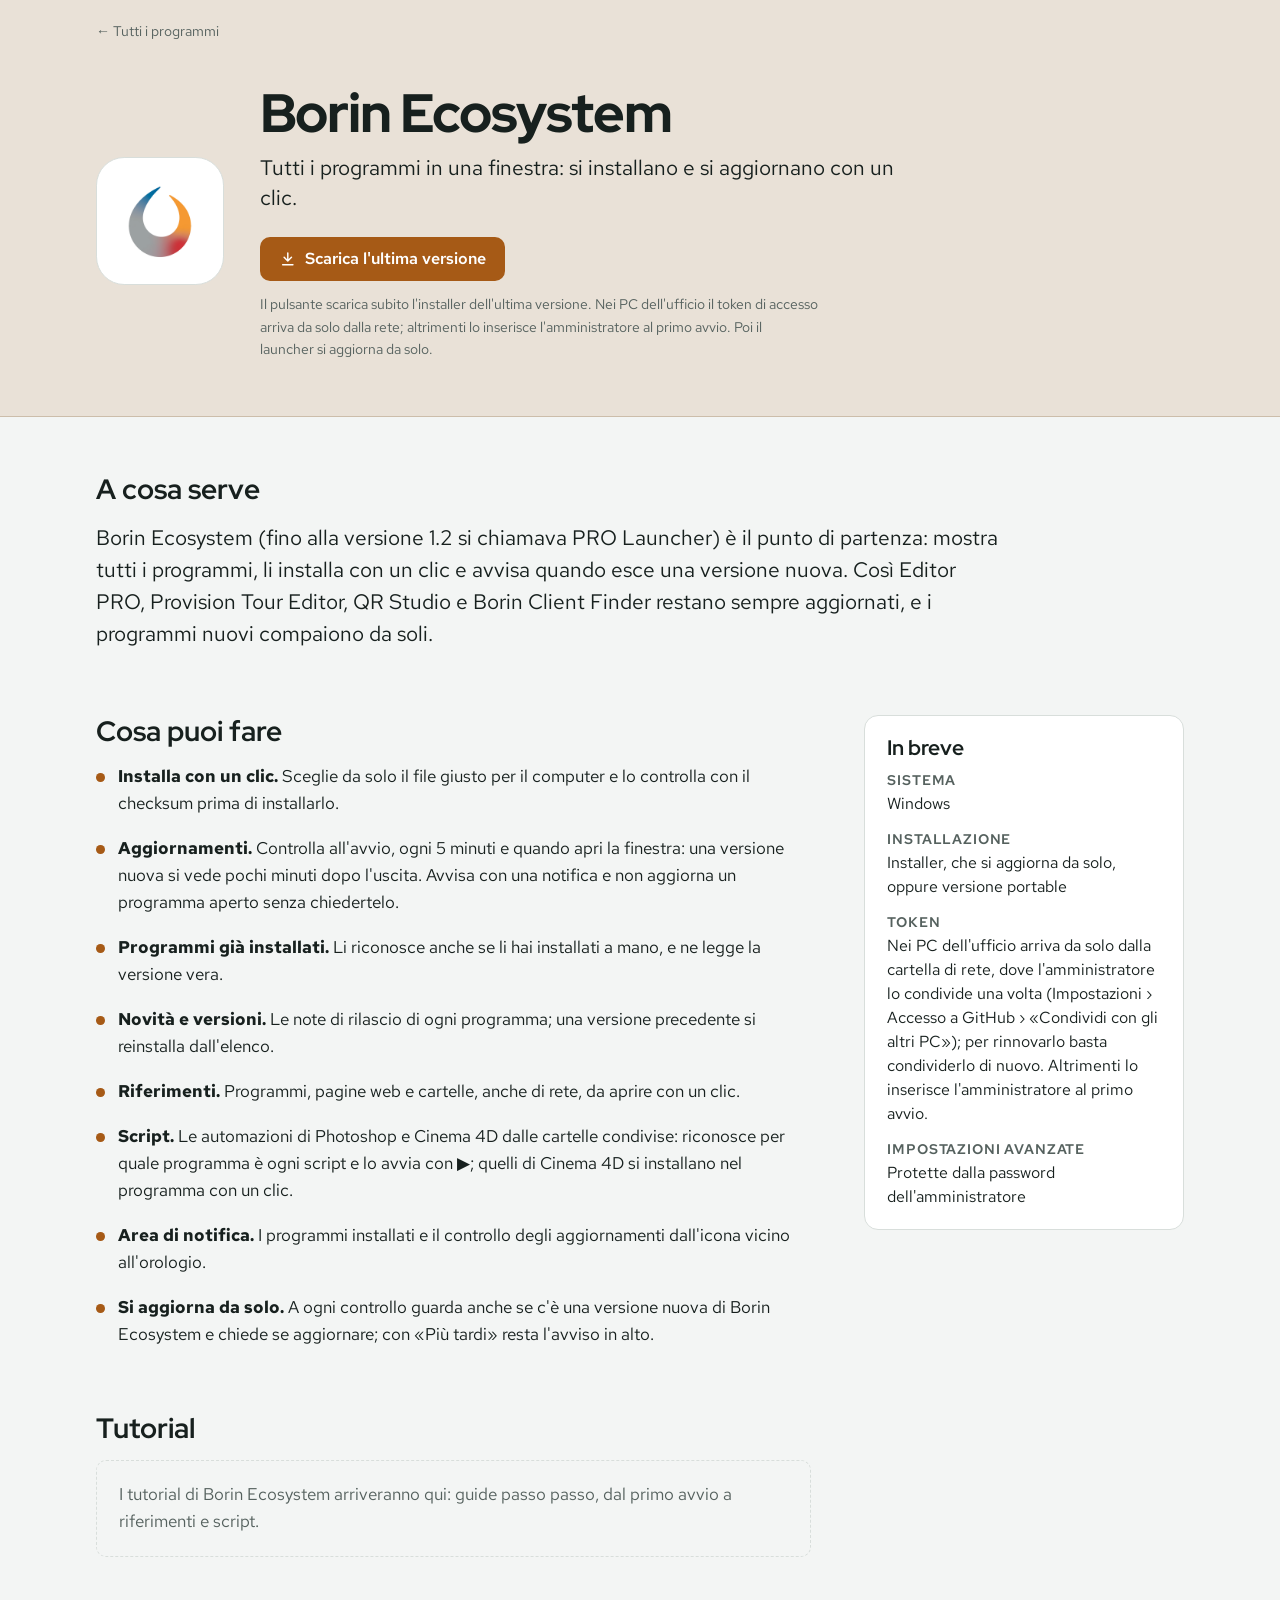
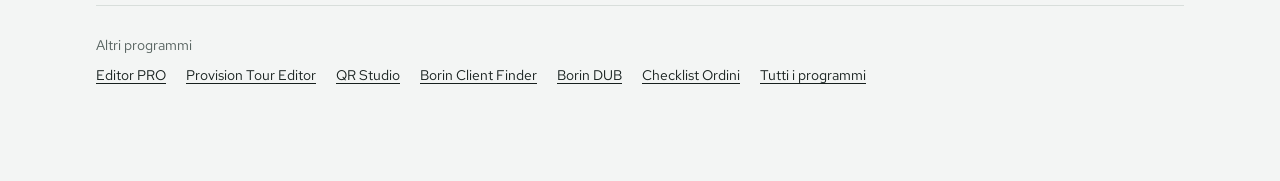
<file: pro-launcher.html>
<!doctype html>
<html lang="it">
<head>
  <meta charset="utf-8">
  <meta name="viewport" content="width=device-width, initial-scale=1">
  <title>Borin Ecosystem</title>
  <!-- PRO Launcher ora si chiama Borin Ecosystem: il vecchio indirizzo porta alla pagina nuova -->
  <meta http-equiv="refresh" content="0; url=borin-ecosystem.html">
  <link rel="canonical" href="borin-ecosystem.html">
</head>
<body>
  <p>PRO Launcher ora si chiama Borin Ecosystem: <a href="borin-ecosystem.html">vai alla pagina</a>.</p>
</body>
</html>
</file>
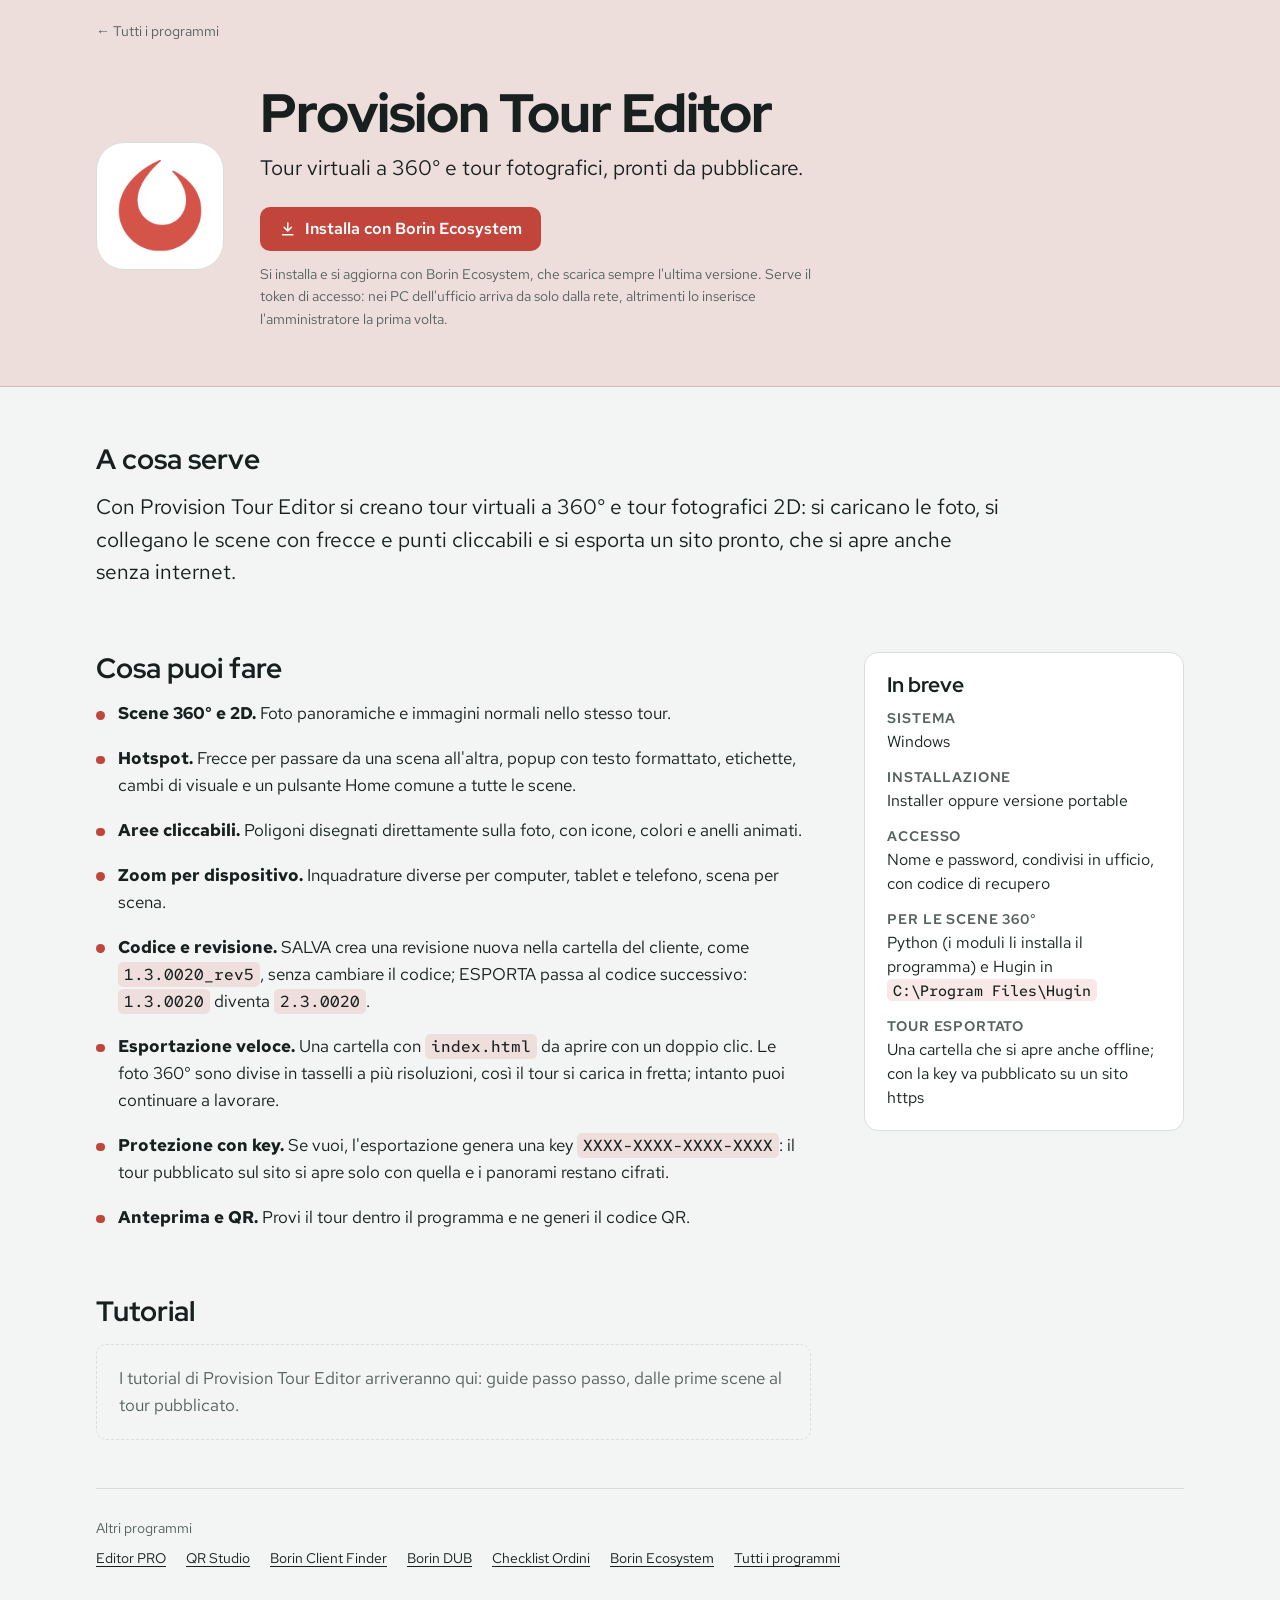
<file: provision-tour-editor.html>
<!doctype html>
<html lang="it">
<head>
  <meta charset="utf-8">
  <meta name="viewport" content="width=device-width, initial-scale=1, viewport-fit=cover">
  <title>Provision Tour Editor</title>
  <meta name="description" content="Provision Tour Editor: tour virtuali a 360° e tour fotografici con hotspot, esportati come sito pronto.">
  <link rel="preconnect" href="https://fonts.googleapis.com">
  <link rel="preconnect" href="https://fonts.gstatic.com" crossorigin>
  <link rel="stylesheet" href="https://fonts.googleapis.com/css2?family=Red+Hat+Display:wght@700;800&family=Red+Hat+Mono:wght@500&family=Red+Hat+Text:wght@400;600;700&display=swap">
  <link rel="stylesheet" href="stile.css">
</head>
<body class="tinted" style="--accent-l:#C2453B; --accent-d:#F08074">
  <header class="hero">
    <div class="wrap">
      <nav class="crumbs" aria-label="Percorso"><a href="index.html">← Tutti i programmi</a></nav>
      <div class="hero-main">
        <img class="app-icon" src="img/provision-tour-editor.png" alt="" width="128" height="128">
        <div>
          <h1>Provision Tour Editor</h1>
          <p class="tagline">Tour virtuali a 360° e tour fotografici, pronti da pubblicare.</p>
          <div class="hero-actions">
            <a class="btn primary" href="borin-ecosystem.html"><svg viewBox="0 0 24 24" aria-hidden="true"><path d="M12 4v11m-5-5 5 5 5-5M5 20h14"/></svg>Installa con Borin Ecosystem</a>
          </div>
          <p class="note">Si installa e si aggiorna con Borin Ecosystem, che scarica sempre l'ultima versione. Serve il token di accesso: nei PC dell'ufficio arriva da solo dalla rete, altrimenti lo inserisce l'amministratore la prima volta.</p>
        </div>
      </div>
    </div>
  </header>

  <main class="wrap page">
    <section class="intro" aria-labelledby="a-cosa-serve">
      <h2 id="a-cosa-serve">A cosa serve</h2>
      <p>Con Provision Tour Editor si creano tour virtuali a 360° e tour fotografici 2D: si caricano le foto, si collegano le scene con frecce e punti cliccabili e si esporta un sito pronto, che si apre anche senza internet.</p>
    </section>

    <div class="cols">
      <section aria-labelledby="cosa-puoi-fare">
        <h2 id="cosa-puoi-fare">Cosa puoi fare</h2>
        <ul class="features">
          <li><strong>Scene 360° e 2D.</strong> Foto panoramiche e immagini normali nello stesso tour.</li>
          <li><strong>Hotspot.</strong> Frecce per passare da una scena all'altra, popup con testo formattato, etichette, cambi di visuale e un pulsante Home comune a tutte le scene.</li>
          <li><strong>Aree cliccabili.</strong> Poligoni disegnati direttamente sulla foto, con icone, colori e anelli animati.</li>
          <li><strong>Zoom per dispositivo.</strong> Inquadrature diverse per computer, tablet e telefono, scena per scena.</li>
          <li><strong>Codice e revisione.</strong> SALVA crea una revisione nuova nella cartella del cliente, come <code>1.3.0020_rev5</code>, senza cambiare il codice; ESPORTA passa al codice successivo: <code>1.3.0020</code> diventa <code>2.3.0020</code>.</li>
          <li><strong>Esportazione veloce.</strong> Una cartella con <code>index.html</code> da aprire con un doppio clic. Le foto 360° sono divise in tasselli a più risoluzioni, così il tour si carica in fretta; intanto puoi continuare a lavorare.</li>
          <li><strong>Protezione con key.</strong> Se vuoi, l'esportazione genera una key <code>XXXX-XXXX-XXXX-XXXX</code>: il tour pubblicato sul sito si apre solo con quella e i panorami restano cifrati.</li>
          <li><strong>Anteprima e QR.</strong> Provi il tour dentro il programma e ne generi il codice QR.</li>
        </ul>
      </section>

      <aside class="facts" aria-labelledby="in-breve">
        <h2 id="in-breve">In breve</h2>
        <dl>
          <div><dt>Sistema</dt><dd>Windows</dd></div>
          <div><dt>Installazione</dt><dd>Installer oppure versione portable</dd></div>
          <div><dt>Accesso</dt><dd>Nome e password, condivisi in ufficio, con codice di recupero</dd></div>
          <div><dt>Per le scene 360°</dt><dd>Python (i moduli li installa il programma) e Hugin in <code>C:\Program Files\Hugin</code></dd></div>
          <div><dt>Tour esportato</dt><dd>Una cartella che si apre anche offline; con la key va pubblicato su un sito https</dd></div>
        </dl>
      </aside>
    </div>

    <section id="tutorial" aria-labelledby="tutorial-title">
      <h2 id="tutorial-title">Tutorial</h2>
      <!--
        Per aggiungere un tutorial copia questo blocco dentro <ol class="tutorial-list"> qui sotto
        (l'avviso "in arrivo" sparisce da solo appena c'è il primo tutorial):

        <li><a href="tutorial/provision-primo-tour.html">
          <span class="t-title">Il primo tour 360°</span>
          <span class="t-desc">Dalle foto panoramiche al tour esportato.</span>
          <span class="t-meta">10 minuti</span>
        </a></li>
      -->
      <ol class="tutorial-list"></ol>
      <p class="tutorial-empty">I tutorial di Provision Tour Editor arriveranno qui: guide passo passo, dalle prime scene al tour pubblicato.</p>
    </section>
  </main>

  <footer class="wrap site-foot">
    <p>Altri programmi</p>
    <nav aria-label="Altri programmi">
      <a href="editor-pro.html">Editor PRO</a>
      <a href="qr-studio.html">QR Studio</a>
      <a href="borin-client-finder.html">Borin Client Finder</a>
      <a href="borin-dub.html">Borin DUB</a>
      <a href="checklist-ordini.html">Checklist Ordini</a>
      <a href="borin-ecosystem.html">Borin Ecosystem</a>
      <a href="index.html">Tutti i programmi</a>
    </nav>
  </footer>
</body>
</html>
</file>
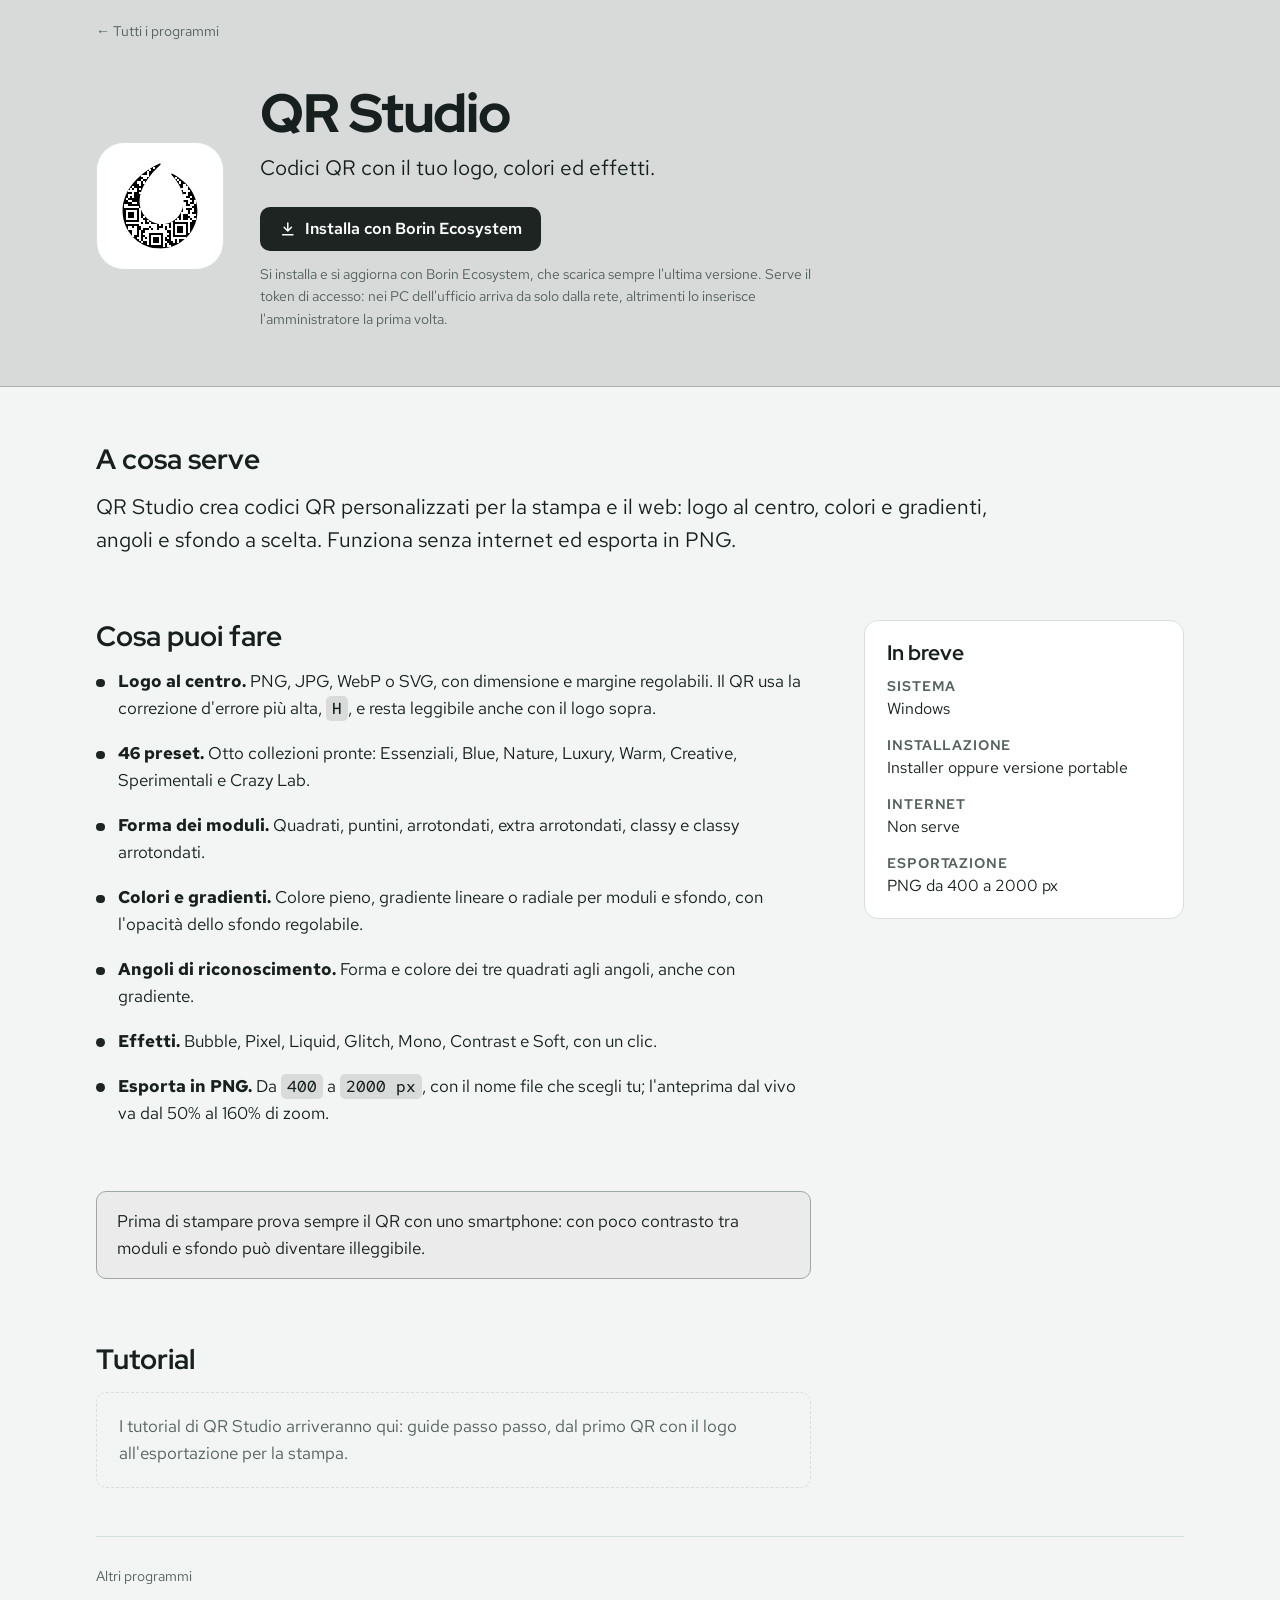
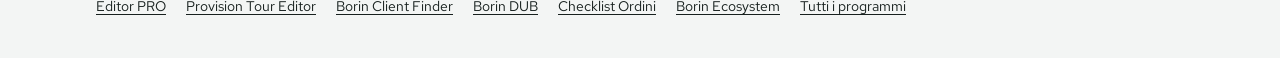
<file: qr-studio.html>
<!doctype html>
<html lang="it">
<head>
  <meta charset="utf-8">
  <meta name="viewport" content="width=device-width, initial-scale=1, viewport-fit=cover">
  <title>QR Studio</title>
  <meta name="description" content="QR Studio: codici QR con il logo al centro, colori, gradienti ed effetti, esportati in PNG.">
  <link rel="preconnect" href="https://fonts.googleapis.com">
  <link rel="preconnect" href="https://fonts.gstatic.com" crossorigin>
  <link rel="stylesheet" href="https://fonts.googleapis.com/css2?family=Red+Hat+Display:wght@700;800&family=Red+Hat+Mono:wght@500&family=Red+Hat+Text:wght@400;600;700&display=swap">
  <link rel="stylesheet" href="stile.css">
</head>
<body class="tinted" style="--accent-l:#1E2422; --accent-d:#DDE3E0">
  <header class="hero">
    <div class="wrap">
      <nav class="crumbs" aria-label="Percorso"><a href="index.html">← Tutti i programmi</a></nav>
      <div class="hero-main">
        <img class="app-icon" src="img/qr-studio.svg" alt="" width="128" height="128">
        <div>
          <h1>QR Studio</h1>
          <p class="tagline">Codici QR con il tuo logo, colori ed effetti.</p>
          <div class="hero-actions">
            <a class="btn primary" href="borin-ecosystem.html"><svg viewBox="0 0 24 24" aria-hidden="true"><path d="M12 4v11m-5-5 5 5 5-5M5 20h14"/></svg>Installa con Borin Ecosystem</a>
          </div>
          <p class="note">Si installa e si aggiorna con Borin Ecosystem, che scarica sempre l'ultima versione. Serve il token di accesso: nei PC dell'ufficio arriva da solo dalla rete, altrimenti lo inserisce l'amministratore la prima volta.</p>
        </div>
      </div>
    </div>
  </header>

  <main class="wrap page">
    <section class="intro" aria-labelledby="a-cosa-serve">
      <h2 id="a-cosa-serve">A cosa serve</h2>
      <p>QR Studio crea codici QR personalizzati per la stampa e il web: logo al centro, colori e gradienti, angoli e sfondo a scelta. Funziona senza internet ed esporta in PNG.</p>
    </section>

    <div class="cols">
      <section aria-labelledby="cosa-puoi-fare">
        <h2 id="cosa-puoi-fare">Cosa puoi fare</h2>
        <ul class="features">
          <li><strong>Logo al centro.</strong> PNG, JPG, WebP o SVG, con dimensione e margine regolabili. Il QR usa la correzione d'errore più alta, <code>H</code>, e resta leggibile anche con il logo sopra.</li>
          <li><strong>46 preset.</strong> Otto collezioni pronte: Essenziali, Blue, Nature, Luxury, Warm, Creative, Sperimentali e Crazy Lab.</li>
          <li><strong>Forma dei moduli.</strong> Quadrati, puntini, arrotondati, extra arrotondati, classy e classy arrotondati.</li>
          <li><strong>Colori e gradienti.</strong> Colore pieno, gradiente lineare o radiale per moduli e sfondo, con l'opacità dello sfondo regolabile.</li>
          <li><strong>Angoli di riconoscimento.</strong> Forma e colore dei tre quadrati agli angoli, anche con gradiente.</li>
          <li><strong>Effetti.</strong> Bubble, Pixel, Liquid, Glitch, Mono, Contrast e Soft, con un clic.</li>
          <li><strong>Esporta in PNG.</strong> Da <code>400</code> a <code>2000 px</code>, con il nome file che scegli tu; l'anteprima dal vivo va dal 50% al 160% di zoom.</li>
        </ul>
      </section>

      <aside class="facts" aria-labelledby="in-breve">
        <h2 id="in-breve">In breve</h2>
        <dl>
          <div><dt>Sistema</dt><dd>Windows</dd></div>
          <div><dt>Installazione</dt><dd>Installer oppure versione portable</dd></div>
          <div><dt>Internet</dt><dd>Non serve</dd></div>
          <div><dt>Esportazione</dt><dd>PNG da 400 a 2000 px</dd></div>
        </dl>
      </aside>
    </div>

    <p class="tip">Prima di stampare prova sempre il QR con uno smartphone: con poco contrasto tra moduli e sfondo può diventare illeggibile.</p>

    <section id="tutorial" aria-labelledby="tutorial-title">
      <h2 id="tutorial-title">Tutorial</h2>
      <!--
        Per aggiungere un tutorial copia questo blocco dentro <ol class="tutorial-list"> qui sotto
        (l'avviso "in arrivo" sparisce da solo appena c'è il primo tutorial):

        <li><a href="tutorial/qr-studio-qr-con-logo.html">
          <span class="t-title">Un QR con il logo</span>
          <span class="t-desc">Dal link al PNG pronto per la stampa.</span>
          <span class="t-meta">3 minuti</span>
        </a></li>
      -->
      <ol class="tutorial-list"></ol>
      <p class="tutorial-empty">I tutorial di QR Studio arriveranno qui: guide passo passo, dal primo QR con il logo all'esportazione per la stampa.</p>
    </section>
  </main>

  <footer class="wrap site-foot">
    <p>Altri programmi</p>
    <nav aria-label="Altri programmi">
      <a href="editor-pro.html">Editor PRO</a>
      <a href="provision-tour-editor.html">Provision Tour Editor</a>
      <a href="borin-client-finder.html">Borin Client Finder</a>
      <a href="borin-dub.html">Borin DUB</a>
      <a href="checklist-ordini.html">Checklist Ordini</a>
      <a href="borin-ecosystem.html">Borin Ecosystem</a>
      <a href="index.html">Tutti i programmi</a>
    </nav>
  </footer>
</body>
</html>
</file>
<file: stile.css>
/* Pagine dei programmi — stile comune.
   Impaginazione: una colonna allineata a sinistra (al massimo 68rem). Nell'indice ogni programma è una riga
   con icona, testo e azioni; nella scheda c'è una fascia in testa tinta del colore del programma, poi
   "Cosa puoi fare" con "In breve" a lato e in fondo i tutorial. */

:root {
  --bg: #F3F5F4;
  --surface: #FFFFFF;
  --ink: #17201E;
  --muted: #55615E;
  --line: #D8DEDB;
  --accent-l: #2F6E96;          /* colore del programma, tema chiaro (ogni pagina mette il suo) */
  --accent-d: #6FB2DE;          /* colore del programma, tema scuro */
  --accent: var(--accent-l);
  --on-accent: #FFFFFF;
  --icon-tile: #FFFFFF;         /* piastrella dietro le icone: chiara anche nel tema scuro, l'icona di QR Studio è nera */

  --font-display: "Red Hat Display", "Segoe UI", Arial, sans-serif;
  --font-body: "Red Hat Text", "Segoe UI", Arial, sans-serif;
  --font-mono: "Red Hat Mono", Consolas, "Courier New", monospace;

  --step--1: .875rem;
  --step-0: 1.0625rem;
  --step-1: 1.3rem;
  --step-2: 1.75rem;
  --step-3: clamp(2.25rem, 1.6rem + 2.6vw, 3.4rem);
  --radius: 10px;
  --wrap: 68rem;
  color-scheme: light;
}

@media (prefers-color-scheme: dark) {
  :root:not([data-theme="light"]) {
    --bg: #0F1413;
    --surface: #161D1B;
    --ink: #E5ECE9;
    --muted: #9BA8A4;
    --line: #29322F;
    --accent: var(--accent-d);
    --on-accent: #0F1413;
    --icon-tile: #E6ECE9;
    color-scheme: dark;
  }
  :root:not([data-theme="light"]) .tinted { --accent: var(--accent-d); }
}
:root[data-theme="dark"] {
  --bg: #0F1413;
  --surface: #161D1B;
  --ink: #E5ECE9;
  --muted: #9BA8A4;
  --line: #29322F;
  --accent: var(--accent-d);
  --on-accent: #0F1413;
  --icon-tile: #E6ECE9;
  color-scheme: dark;
}
:root[data-theme="dark"] .tinted { --accent: var(--accent-d); }

/* il colore del programma si ricalcola dove la pagina o la riga lo cambia */
.tinted { --accent: var(--accent-l); }

* { box-sizing: border-box; }
html { -webkit-text-size-adjust: 100%; }
body {
  margin: 0;
  background: var(--bg);
  color: var(--ink);
  font: 400 var(--step-0)/1.6 var(--font-body);
}
img { max-width: 100%; height: auto; }
a { color: var(--accent); text-underline-offset: .18em; }
a:hover { text-decoration-thickness: 2px; }
:focus-visible { outline: 3px solid var(--accent); outline-offset: 3px; border-radius: 4px; }
h1, h2, h3 { font-family: var(--font-display); line-height: 1.15; text-wrap: balance; margin: 0; }
p { margin: 0; }
code {
  font: 500 .92em/1 var(--font-mono);
  padding: .12em .38em; border-radius: 5px;
  background: color-mix(in srgb, var(--accent) 12%, transparent);
  color: var(--ink);
  white-space: nowrap;
}

.wrap {
  max-width: calc(var(--wrap) + 2 * 32px);
  margin: 0 auto;
  padding-left: max(16px, env(safe-area-inset-left, 0px));
  padding-right: max(16px, env(safe-area-inset-right, 0px));
}
@media (min-width: 720px) {
  .wrap { padding-left: max(32px, env(safe-area-inset-left, 0px)); padding-right: max(32px, env(safe-area-inset-right, 0px)); }
}

/* icone dei programmi su una piastrella, come sul desktop */
.app-icon {
  background: var(--icon-tile); border: 1px solid var(--line); border-radius: 22%;
  padding: 7px; object-fit: contain; flex: none;
}
.hero-main > .app-icon { padding: 11px; }
@media (min-width: 720px) { .hero-main > .app-icon { padding: 14px; } }

.eyebrow {
  font: 600 var(--step--1)/1.3 var(--font-body);
  letter-spacing: .08em; text-transform: uppercase; color: var(--muted);
}

/* ------------------------------------------------ pulsanti */

.btn {
  display: inline-flex; align-items: center; gap: .5rem; min-height: 2.75rem; padding: 0 1.15rem;
  border-radius: var(--radius); border: 1px solid transparent;
  font: 600 1rem/1.1 var(--font-body); text-decoration: none; white-space: nowrap;
  transition: filter .15s ease, border-color .15s ease;
}
.btn.primary { background: var(--accent); color: var(--on-accent); }
.btn.primary:hover { filter: brightness(1.08); }
.btn.ghost { background: var(--surface); color: var(--ink); border-color: var(--line); }
.btn.ghost:hover { border-color: var(--accent); }
.btn svg { width: 1.1em; height: 1.1em; fill: none; stroke: currentColor; stroke-width: 2; stroke-linecap: round; stroke-linejoin: round; }

/* ------------------------------------------------ indice */

.site-head { padding-block: clamp(2.5rem, 6vw, 4.5rem) 2rem; display: grid; gap: 1rem; }
.site-head h1 { font-size: var(--step-3); font-weight: 800; letter-spacing: -.02em; }
.site-head .lead { max-width: 60ch; color: var(--muted); font-size: var(--step-1); line-height: 1.5; }

.launcher-tip {
  display: grid; grid-template-columns: auto minmax(0, 1fr); gap: 1.25rem; align-items: center;
  padding: 1.25rem 1.5rem; margin-bottom: 2.5rem;
  background: var(--surface); border: 1px solid var(--line); border-radius: 14px;
}
.launcher-tip img { width: 64px; height: 64px; }
.launcher-tip h2 { font-size: var(--step-1); font-weight: 700; margin-bottom: .25rem; }
.launcher-tip p { color: var(--muted); max-width: 62ch; }
.launcher-tip .actions { grid-column: 1 / -1; display: flex; gap: .75rem; flex-wrap: wrap; }
@media (min-width: 820px) {
  .launcher-tip { grid-template-columns: auto minmax(0, 1fr) auto; }
  .launcher-tip .actions { grid-column: auto; }
}

.programs { list-style: none; margin: 0; padding: 0; border-top: 1px solid var(--line); }
.program {
  display: grid; grid-template-columns: 72px minmax(0, 1fr); gap: 1rem 1.5rem; align-items: center;
  padding-block: 1.5rem; border-bottom: 1px solid var(--line);
}
.program > img { width: 72px; height: 72px; }
.program h2 { font-size: var(--step-2); font-weight: 700; letter-spacing: -.01em; }
.program h2 a { color: var(--ink); text-decoration: none; }
.program h2 a:hover { color: var(--accent); }
.program .what { color: var(--muted); max-width: 58ch; margin-top: .3rem; }
.program .tags { list-style: none; display: flex; flex-wrap: wrap; gap: .4rem; margin: .7rem 0 0; padding: 0; }
.program .tags li {
  font-size: var(--step--1); line-height: 1; padding: .4rem .6rem; border-radius: 999px;
  background: color-mix(in srgb, var(--accent) 11%, transparent); color: var(--ink);
}
.program .actions { grid-column: 2; display: flex; gap: .6rem; flex-wrap: wrap; }
@media (min-width: 820px) {
  .program { grid-template-columns: 72px minmax(0, 1fr) auto; }
  .program .actions { grid-column: auto; }
}

/* ------------------------------------------------ scheda del programma */

.hero {
  background: color-mix(in srgb, var(--accent) 13%, var(--bg));
  border-bottom: 1px solid color-mix(in srgb, var(--accent) 25%, var(--line));
}
.hero .wrap { padding-block: 1.25rem clamp(2rem, 5vw, 3.5rem); }
.crumbs { font-size: var(--step--1); margin-bottom: clamp(1.5rem, 4vw, 2.5rem); }
.crumbs a { color: var(--muted); text-decoration: none; }
.crumbs a:hover { color: var(--ink); text-decoration: underline; }
.hero-main { display: grid; grid-template-columns: minmax(0, 1fr); gap: 1.5rem; align-items: center; }
.hero-main > img { width: 96px; height: 96px; }
.hero h1 { font-size: var(--step-3); font-weight: 800; letter-spacing: -.02em; }
.hero .tagline { font-size: var(--step-1); line-height: 1.45; margin-top: .5rem; max-width: 46ch; }
.hero-actions { display: flex; gap: .75rem; flex-wrap: wrap; margin-top: 1.5rem; }
.hero .note { font-size: var(--step--1); color: var(--muted); margin-top: .75rem; max-width: 62ch; }
@media (min-width: 720px) {
  .hero-main { grid-template-columns: 128px minmax(0, 1fr); gap: 2.25rem; }
  .hero-main > img { width: 128px; height: 128px; }
}

.page { padding-block: clamp(2rem, 5vw, 3.5rem) 3rem; display: grid; gap: clamp(2.5rem, 6vw, 4rem); }
.page h2 { font-size: var(--step-2); font-weight: 700; margin-bottom: 1rem; }
.intro p { max-width: 65ch; font-size: var(--step-1); line-height: 1.55; }

.cols { display: grid; grid-template-columns: minmax(0, 1fr); gap: 2.5rem; align-items: start; }
@media (min-width: 900px) { .cols { grid-template-columns: minmax(0, 1fr) 20rem; gap: 3.5rem; } }

.features { list-style: none; margin: 0; padding: 0; display: grid; gap: 1.1rem; max-width: 65ch; }
.features li { padding-left: 1.4rem; position: relative; }
.features li::before {
  content: ""; position: absolute; left: 0; top: .62em; width: .55rem; height: .55rem; border-radius: 50%;
  background: var(--accent);
}
.features strong { font-weight: 700; }

.facts { background: var(--surface); border: 1px solid var(--line); border-radius: 14px; padding: 1.25rem 1.4rem; }
.facts h2 { font-size: var(--step-1); margin-bottom: .75rem; }
.facts dl { margin: 0; display: grid; gap: .9rem; }
.facts dt { font: 600 var(--step--1)/1.3 var(--font-body); letter-spacing: .06em; text-transform: uppercase; color: var(--muted); }
.facts dd { margin: .15rem 0 0; font-size: 1rem; line-height: 1.5; }

.tip {
  max-width: 65ch; padding: 1rem 1.25rem; border-radius: var(--radius);
  background: color-mix(in srgb, var(--accent) 9%, var(--surface)); border: 1px solid color-mix(in srgb, var(--accent) 30%, var(--line));
}

/* tutorial: l'elenco si vede appena contiene un tutorial, e allora sparisce l'avviso "in arrivo" */
.tutorial-list { list-style: none; margin: 0; padding: 0; display: grid; gap: .75rem; grid-template-columns: repeat(auto-fill, minmax(min(100%, 18rem), 1fr)); }
.tutorial-list:empty { display: none; }
.tutorial-list:not(:empty) + .tutorial-empty { display: none; }
.tutorial-list a {
  display: grid; gap: .3rem; height: 100%; padding: 1rem 1.15rem; text-decoration: none; color: var(--ink);
  background: var(--surface); border: 1px solid var(--line); border-radius: var(--radius);
}
.tutorial-list a:hover { border-color: var(--accent); }
.tutorial-list .t-title { font: 700 var(--step-1)/1.25 var(--font-display); }
.tutorial-list .t-desc { color: var(--muted); }
.tutorial-list .t-meta { font-size: var(--step--1); color: var(--accent); font-weight: 600; }
.tutorial-empty {
  max-width: 65ch; padding: 1.25rem 1.4rem; border-radius: var(--radius);
  border: 1px dashed var(--line); color: var(--muted);
}

/* ------------------------------------------------ piè di pagina */

.site-foot { padding-block: 0 2.5rem; font-size: var(--step--1); color: var(--muted); }
.site-foot::before { content: ""; display: block; border-top: 1px solid var(--line); margin-bottom: 1.75rem; }
.site-foot nav { display: flex; flex-wrap: wrap; gap: .5rem 1.25rem; margin-top: .5rem; }
.site-foot a { color: var(--ink); }

@media (prefers-reduced-motion: reduce) { * { transition: none !important; } }
</file>
